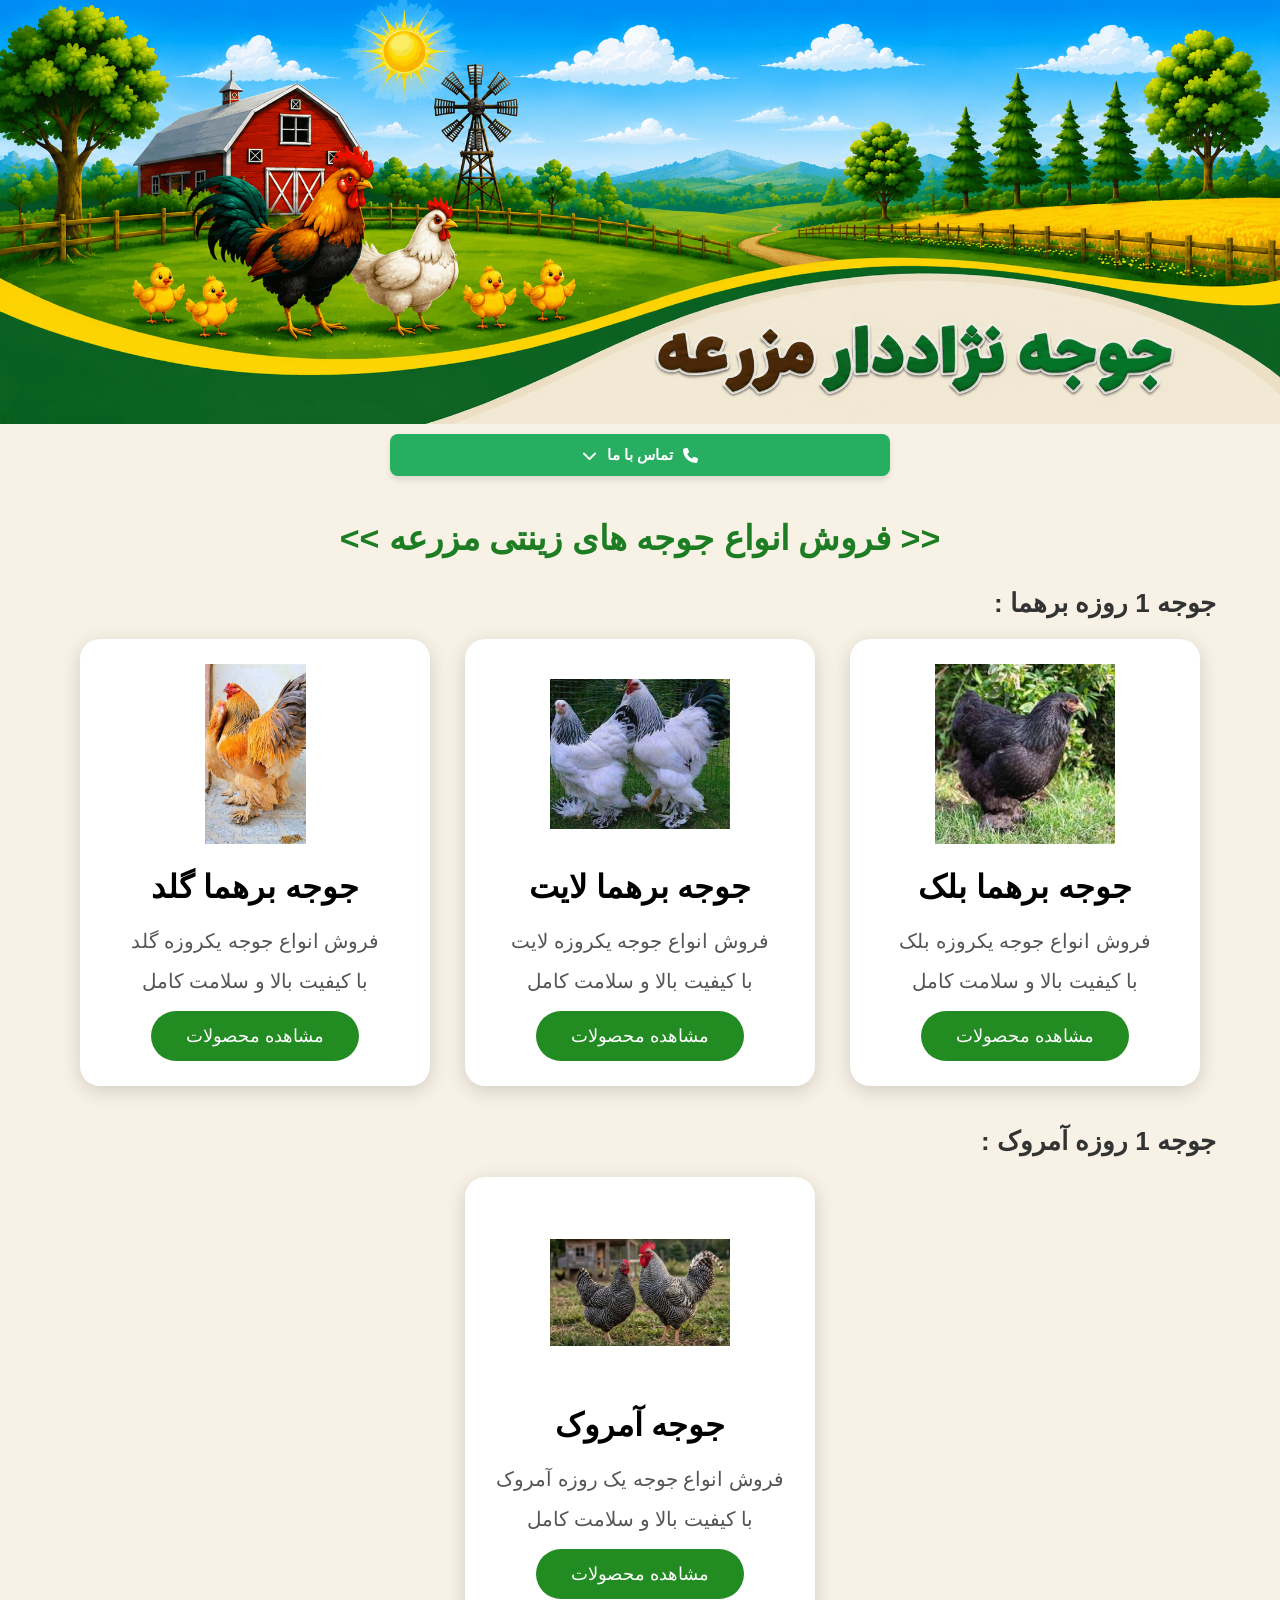
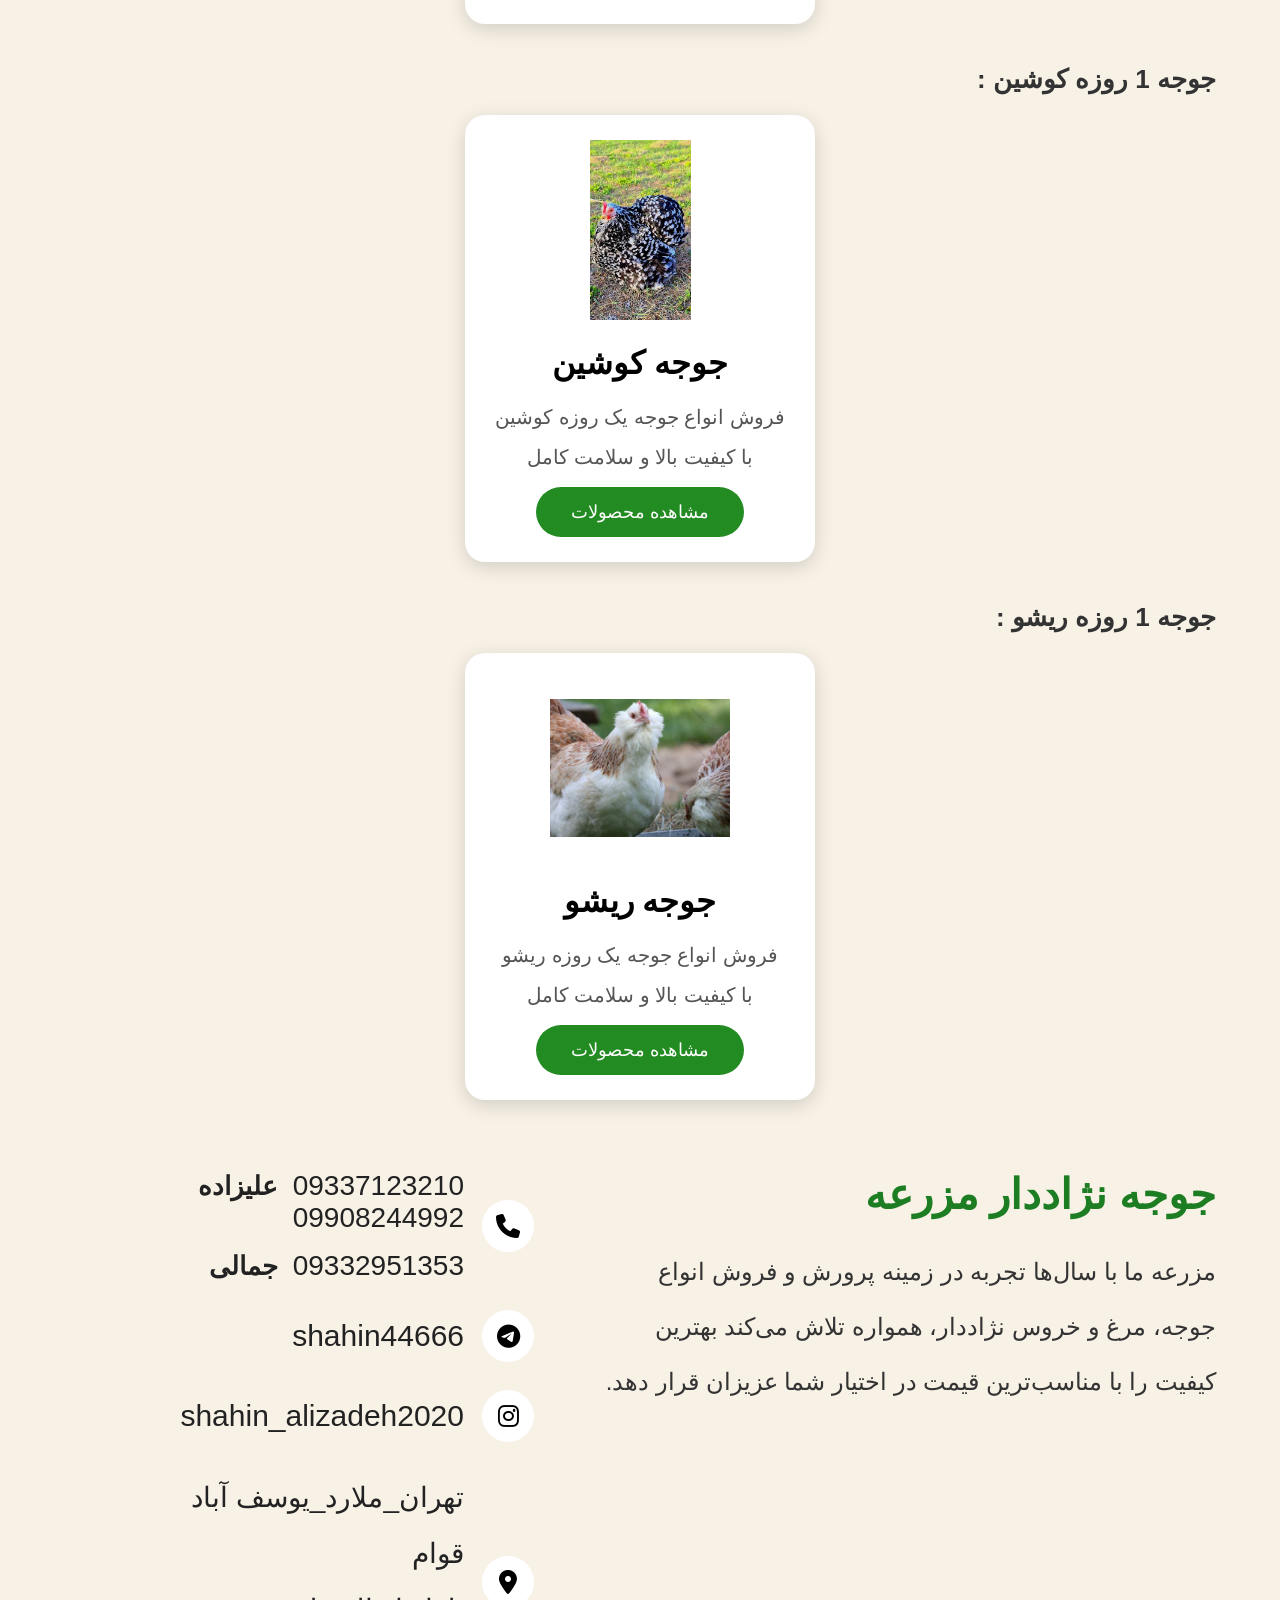
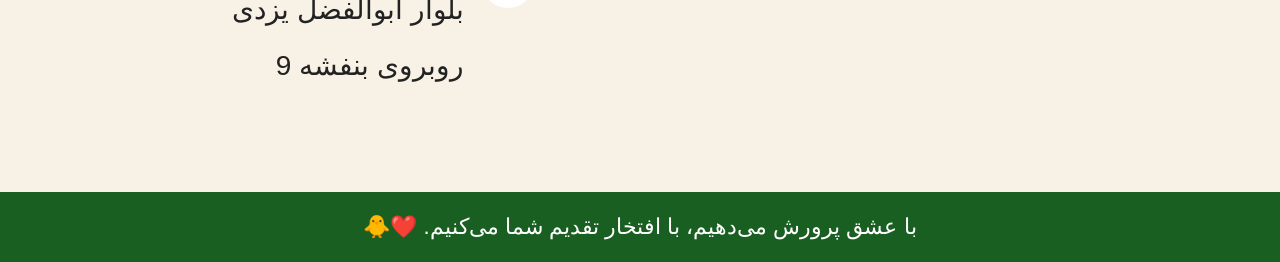
<file: index.html>
<!DOCTYPE html>
<html lang="fa" dir="rtl">
<head>
<meta name="google-site-verification" content="AtJ6-kgDgQ9RclwihIl-k_8BZb899VeCd2lOw82n4Rw" />
<meta charset="UTF-8">
<meta name="viewport" content="width=device-width, initial-scale=1.0">
<title>جوجه نژاددار مزرعه</title>
<meta name="description" content="پرورش و فروش انواع جوجه نژاددار و مرغ و خروس نژاددار برهما لایت، بلک، گلد، سیاه و طلایی.">
<meta name="keywords" content="جوجه برهما, جوجه برهما لایت, جوجه برهما بلک, جوجه برهما گلد, جوجه برهما سیاه, جوجه برهما طلایی, مرغ و خروس نژاددار, مرغ نژاددار, خروس نژاددار, مرغ برهما, خروس برهما, جوجه زینتی, جوجه نژاددار">
<link rel="icon" type="image/png" href="images/favicon.png">
<link rel="stylesheet" href="https://cdnjs.cloudflare.com/ajax/libs/font-awesome/6.7.2/css/all.min.css">
<link rel="stylesheet" href="css/style.css">
</head>
<body>

<header>
<img src="images/header.png" alt="جوجه نژاددار مزرعه" fetchpriority="high">
</header> 

<!-- دکمه کرکره‌ای تماس با ما -->
<div class="header-contact-container">
  <button class="contact-toggle-btn" onclick="toggleContactDropdown(this)">
    <i class="fa-solid fa-phone"></i>
    <span>تماس با ما</span>
    <i class="fa-solid fa-chevron-down arrow-icon"></i>
  </button>
  
  <div class="contact-dropdown-content" id="contactDropdown">
    <div class="dropdown-phone-box">
      <div class="dropdown-name">علیزاده:</div>
      <div class="dropdown-numbers">
        <a href="tel:09337123210">09337123210</a>
        <a href="tel:09908244992">09908244992</a>
      </div>
    </div>
  </div>
</div>

<!-- بخش عناوین -->
<section class="titles-section">
  <h1 class="page-main-title">&lt;&lt; فروش انواع جوجه های زینتی مزرعه &gt;&gt;</h1>
  <h2 class="category-title">جوجه 1 روزه برهما :</h2>
</section>

<!-- کارت‌های برهما -->
<section class="cards">

<div class="card">
<img src="images/black.png" alt="جوجه برهما بلک" loading="lazy">
<h2>جوجه برهما بلک</h2>
<p>فروش انواع جوجه یکروزه بلک<br>با کیفیت بالا و سلامت کامل</p>
<a href="brahma-black.html">
  <button>مشاهده محصولات</button>
</a>
</div>

<div class="card">
<img src="images/light.png" alt="جوجه برهما لایت" loading="lazy">
<h2>جوجه برهما لایت</h2>
<p>فروش انواع جوجه یکروزه لایت<br>با کیفیت بالا و سلامت کامل</p>
<a href="brahma-light.html">
  <button>مشاهده محصولات</button>
</a>
</div>

<div class="card">
<img src="images/gold.png" alt="جوجه برهما گلد" loading="lazy">
<h2>جوجه برهما گلد</h2>
<p>فروش انواع جوجه یکروزه گلد<br>با کیفیت بالا و سلامت کامل</p>
<a href="brahma-gold.html">
  <button>مشاهده محصولات</button>
</a>
</div>

</section>

<!-- بخش کارت آمروک -->
<section class="titles-section">
  <h2 class="category-title">جوجه 1 روزه آمروک :</h2>
</section>

<section class="cards">

<div class="card">
<img src="images/amrock.png" alt="جوجه آمروک" loading="lazy">
<h2>جوجه آمروک</h2>
<p>فروش انواع جوجه یک روزه آمروک<br>با کیفیت بالا و سلامت کامل</p>
<a href="amrock.html">
  <button>مشاهده محصولات</button>
</a>
</div>

</section>

<!-- بخش کارت کوشین -->
<section class="titles-section">
  <h2 class="category-title">جوجه 1 روزه کوشین :</h2>
</section>

<section class="cards">

<div class="card">
<img src="images/cochin.png" alt="جوجه کوشین" loading="lazy">
<h2>جوجه کوشین</h2>
<p>فروش انواع جوجه یک روزه کوشین<br>با کیفیت بالا و سلامت کامل</p>
<a href="cochin.html">
  <button>مشاهده محصولات</button>
</a>
</div>

</section>

<!-- بخش کارت ریشو -->
<section class="titles-section">
  <h2 class="category-title">جوجه 1 روزه ریشو :</h2>
</section>

<section class="cards">

<div class="card">
<img src="images/rishoo.png" alt="جوجه ریشو" loading="lazy">
<h2>جوجه ریشو</h2>
<p>فروش انواع جوجه یک روزه ریشو<br>با کیفیت بالا و سلامت کامل</p>
<a href="rishoo.html">
  <button>مشاهده محصولات</button>
</a>
</div>

</section>

<!-- بخش درباره ما و تماس -->
<section class="about-contact">

<div class="about">
<h2>جوجه نژاددار مزرعه</h2>
<p>
مزرعه ما با سال‌ها تجربه در زمینه پرورش و فروش انواع جوجه، مرغ و خروس نژاددار،
همواره تلاش می‌کند بهترین کیفیت را با مناسب‌ترین قیمت در اختیار شما عزیزان قرار دهد.
</p>
</div>

<div class="contact">

<div class="contact-item contact-item-phone">

    <div class="icon">
        <i class="fa-solid fa-phone"></i>
    </div>

    <div class="phone-box">

        <!-- بخش شماره‌های علیزاده -->
        <div class="phone-section">
            <div class="phone-row">
                <span class="phone-number ltr">09337123210</span>
                <span class="phone-name">علیزاده</span>
            </div>

            <div class="phone-row">
                <span class="phone-number ltr">09908244992</span>
            </div>
        </div>

        <!-- خط جداکننده مشکی -->
        <div class="phone-divider"></div>

        <!-- بخش شماره جمالی -->
        <div class="phone-section">
            <div class="phone-row">
                <span class="phone-number ltr">09332951353</span>
                <span class="phone-name">جمالی</span>
            </div>
        </div>

    </div>

</div>

<div class="contact-item">
<div class="icon"><i class="fa-brands fa-telegram"></i></div>
<span class="ltr">shahin44666</span>
</div>

<div class="contact-item">
<div class="icon"><i class="fa-brands fa-instagram"></i></div>
<span class="ltr">shahin_alizadeh2020</span>
</div>

<div class="contact-item">
<div class="icon"><i class="fa-solid fa-location-dot"></i></div>
<span class="address">
تهران_ملارد_یوسف آباد قوام<br>
بلوار ابوالفضل یزدی  روبروی بنفشه 9
</span>
</div>

</div>

</section>

<footer>
<p>با عشق پرورش می‌دهیم، با افتخار تقدیم شما می‌کنیم. ❤️🐥</p>
</footer>

<!-- اسکریپت فعال‌سازی دکمه کرکره‌ای -->
<script>
function toggleContactDropdown(btn) {
  btn.classList.toggle('active');
  const content = document.getElementById('contactDropdown');
  content.classList.toggle('open');
}
</script>

</body>
</html>
</file>
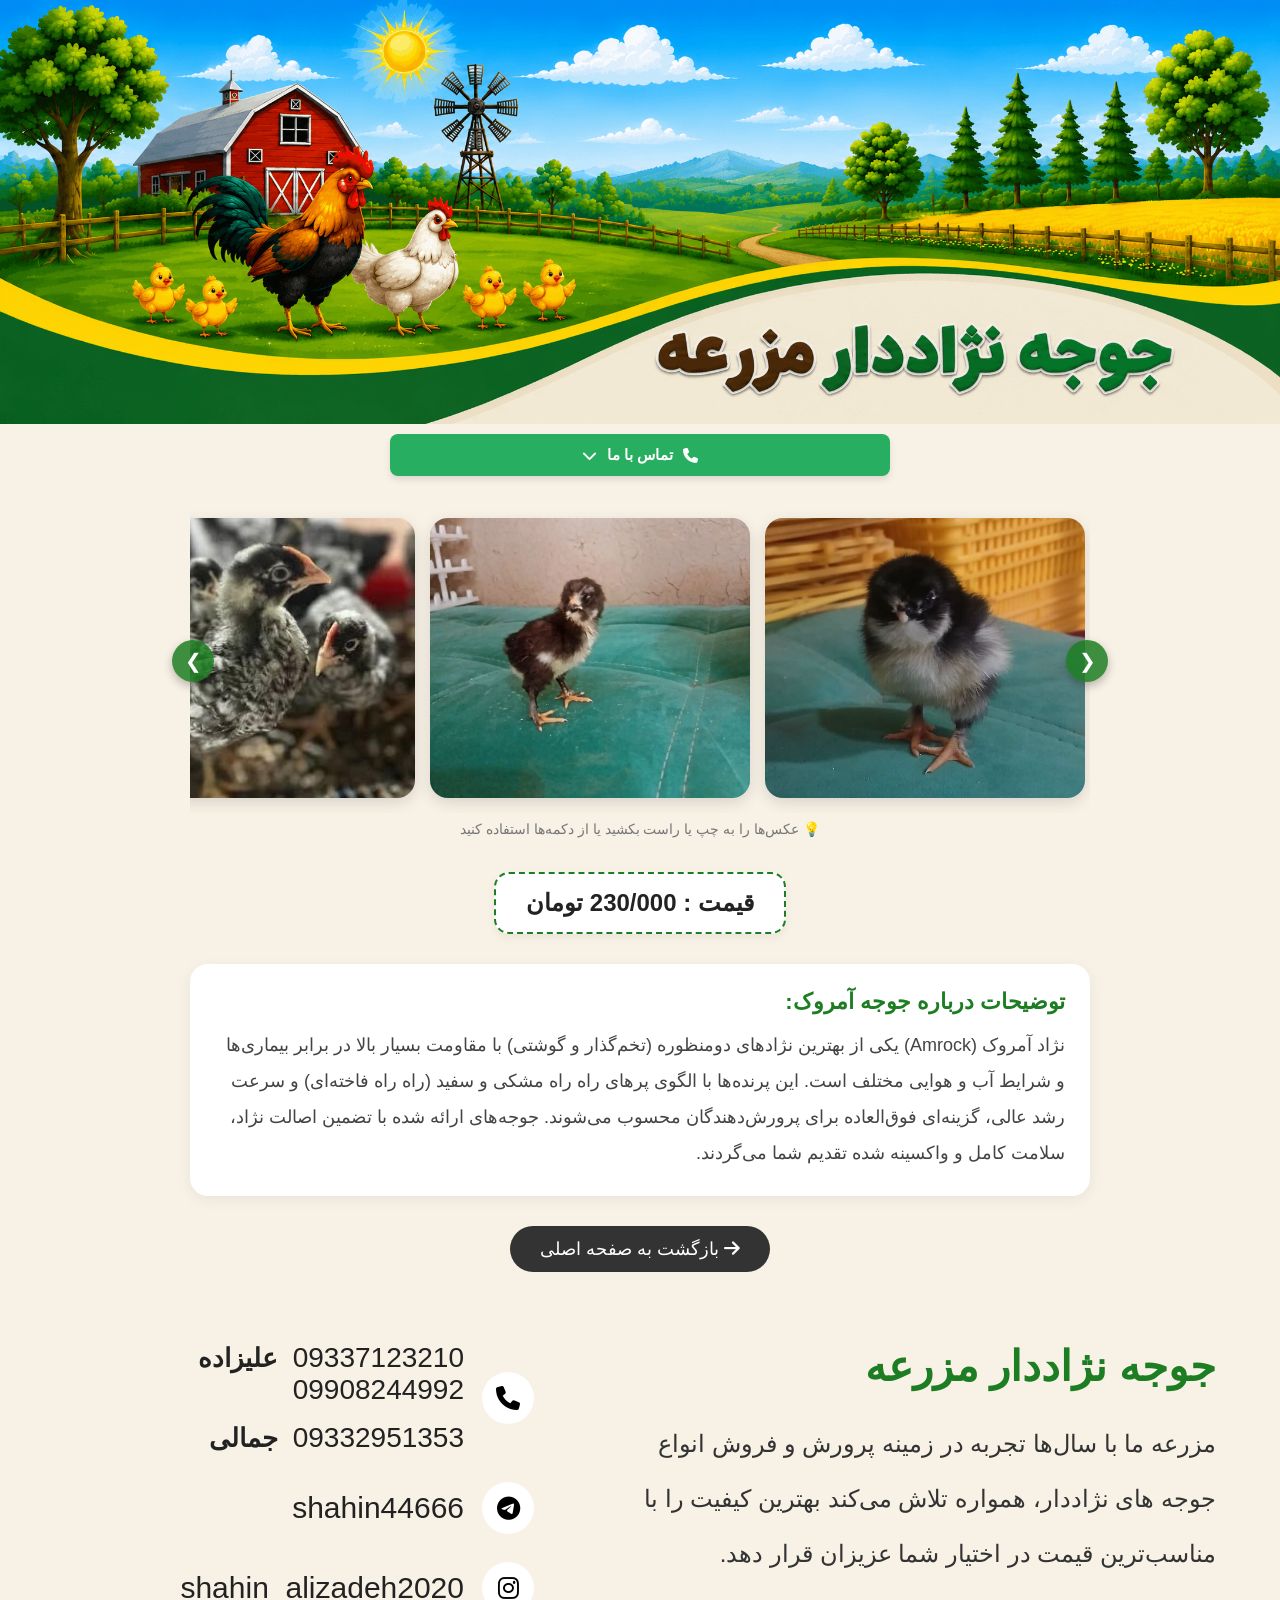
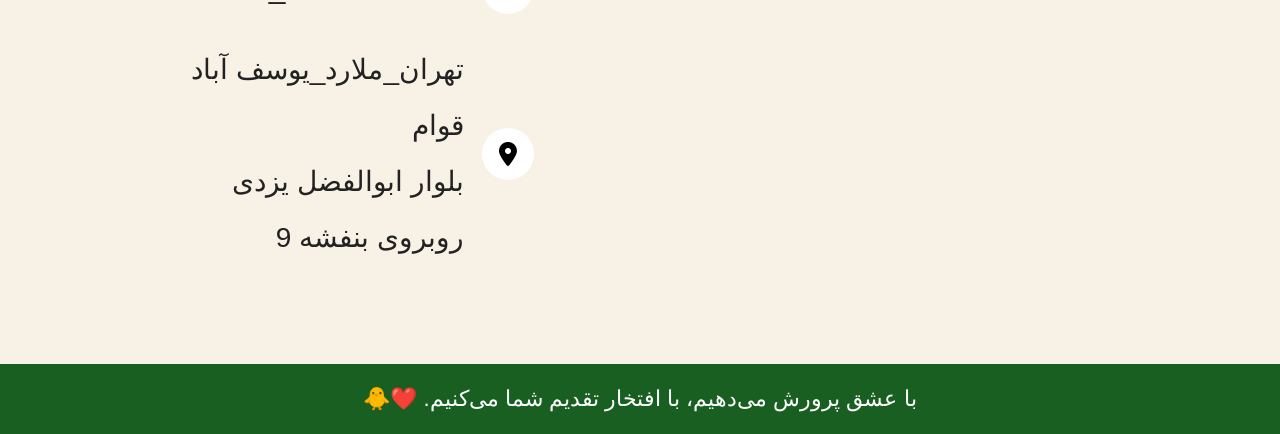
<file: amrock.html>
<!DOCTYPE html>
<html lang="fa" dir="rtl">
<head>
<meta charset="UTF-8">
<meta name="viewport" content="width=device-width, initial-scale=1.0">
<title>جوجه آمروک - جوجه نژاددار مزرعه</title>
<link rel="icon" type="image/png" href="images/favicon.png">
<link rel="stylesheet" href="https://cdnjs.cloudflare.com/ajax/libs/font-awesome/6.7.2/css/all.min.css">
<link rel="stylesheet" href="css/style.css">
</head>
<body>

<!-- هدر ثابت -->
<header>
  <a href="index.html"><img src="images/header.png" alt="جوجه نژاددار مزرعه"></a>
</header>

<!-- دکمه کرکره‌ای تماس با ما -->
<div class="header-contact-container">
  <button class="contact-toggle-btn" onclick="toggleContactDropdown(this)">
    <i class="fa-solid fa-phone"></i>
    <span>تماس با ما</span>
    <i class="fa-solid fa-chevron-down arrow-icon"></i>
  </button>
  
  <div class="contact-dropdown-content" id="contactDropdown">
    <div class="dropdown-phone-box">
      <div class="dropdown-name">علیزاده:</div>
      <div class="dropdown-numbers">
        <a href="tel:09337123210">09337123210</a>
        <a href="tel:09908244992">09908244992</a>
      </div>
    </div>
  </div>
</div>

<main class="product-page">

  <!-- گالری عکس جوجه‌ها -->
  <section class="gallery-container">
    <div class="slider-wrapper">
      <button class="slider-btn prev-btn" onclick="scrollSlider(this, 300)">&#10094;</button>
      
      <div class="instagram-slider">
        <img src="images/amrook-chick1.png" alt="جوجه آمروک 1">
        <img src="images/amrook-chick2.png" alt="جوجه آمروک 2">
        <img src="images/amrook-chick3.png" alt="جوجه آمروک 3">
        <img src="images/amrook-chick4.png" alt="جوجه آمروک 4">
        <img src="images/amrook-chick5.png" alt="جوجه آمروک 5">
        <!-- <img src="images/amrook-chick6.png" alt="جوجه آمروک 6">
        <img src="images/amrook-chick7.png" alt="جوجه آمروک 7"> -->
      </div>

      <button class="slider-btn next-btn" onclick="scrollSlider(this, -300)">&#10095;</button>
    </div>
    <p class="slider-hint">💡 عکس‌ها را به چپ یا راست بکشید یا از دکمه‌ها استفاده کنید</p>
  </section>

  <!-- قیمت زیر عکس جوجه‌ها -->
  <div class="price-box">
    <span class="price-amount">قیمت : 230/000 تومان</span>
  </div>

  <!-- توضیحات کوتاه محصول -->
  <section class="product-description">
    <h3>توضیحات درباره جوجه آمروک:</h3>
    <p>
      نژاد آمروک (Amrock) یکی از بهترین نژادهای دومنظوره (تخم‌گذار و گوشتی) با مقاومت بسیار بالا در برابر بیماری‌ها و شرایط آب و هوایی مختلف است. 
      این پرنده‌ها با الگوی پرهای راه راه مشکی و سفید (راه راه فاخته‌ای) و سرعت رشد عالی، گزینه‌ای فوق‌العاده برای پرورش‌دهندگان محسوب می‌شوند. 
      جوجه‌های ارائه شده با تضمین اصالت نژاد، سلامت کامل و واکسینه شده تقدیم شما می‌گردند.
    </p>
  </section>

  <!-- دکمه بازگشت به صفحه اصلی -->
  <div class="back-btn-container">
    <a href="index.html" class="back-btn"><i class="fa-solid fa-arrow-right"></i> بازگشت به صفحه اصلی</a>
  </div>

</main>

<!-- بخش درباره ما و تماس -->
<section class="about-contact">

<div class="about">
<h2>جوجه نژاددار مزرعه</h2>
<p>
مزرعه ما با سال‌ها تجربه در زمینه پرورش و فروش انواع جوجه های نژاددار،
همواره تلاش می‌کند بهترین کیفیت را با مناسب‌ترین قیمت در اختیار شما عزیزان قرار دهد.
</p>
</div>

<div class="contact">

<div class="contact-item contact-item-phone">
    <div class="icon">
        <i class="fa-solid fa-phone"></i>
    </div>
    <div class="phone-box">
        <!-- بخش شماره‌های علیزاده -->
        <div class="phone-section">
            <div class="phone-row">
                <span class="phone-number ltr">09337123210</span>
                <span class="phone-name">علیزاده</span>
            </div>
            <div class="phone-row">
                <span class="phone-number ltr">09908244992</span>
            </div>
        </div>

        <!-- خط جداکننده مشکی -->
        <div class="phone-divider"></div>

        <!-- بخش شماره جمالی -->
        <div class="phone-section">
            <div class="phone-row">
                <span class="phone-number ltr">09332951353</span>
                <span class="phone-name">جمالی</span>
            </div>
        </div>
    </div>
</div>

<div class="contact-item">
<div class="icon"><i class="fa-brands fa-telegram"></i></div>
<span class="ltr">shahin44666</span>
</div>

<div class="contact-item">
<div class="icon"><i class="fa-brands fa-instagram"></i></div>
<span class="ltr">shahin_alizadeh2020</span>
</div>

<div class="contact-item">
<div class="icon"><i class="fa-solid fa-location-dot"></i></div>
<span class="address">
تهران_ملارد_یوسف آباد قوام<br>
بلوار ابوالفضل یزدی  روبروی بنفشه 9
</span>
</div>

</div>

</section>

<footer>
<p>با عشق پرورش می‌دهیم، با افتخار تقدیم شما می‌کنیم. ❤️🐥</p>
</footer>

<script>
function scrollSlider(btn, distance) {
  const wrapper = btn.parentElement;
  const slider = wrapper.querySelector('.instagram-slider');
  slider.scrollBy({
    left: distance,
    behavior: 'smooth'
  });
}

/* اسکریپت فعال‌سازی دکمه کرکره‌ای تماس با ما */
function toggleContactDropdown(btn) {
  btn.classList.toggle('active');
  const content = document.getElementById('contactDropdown');
  content.classList.toggle('open');
}
</script>

</body>
</html>
</file>
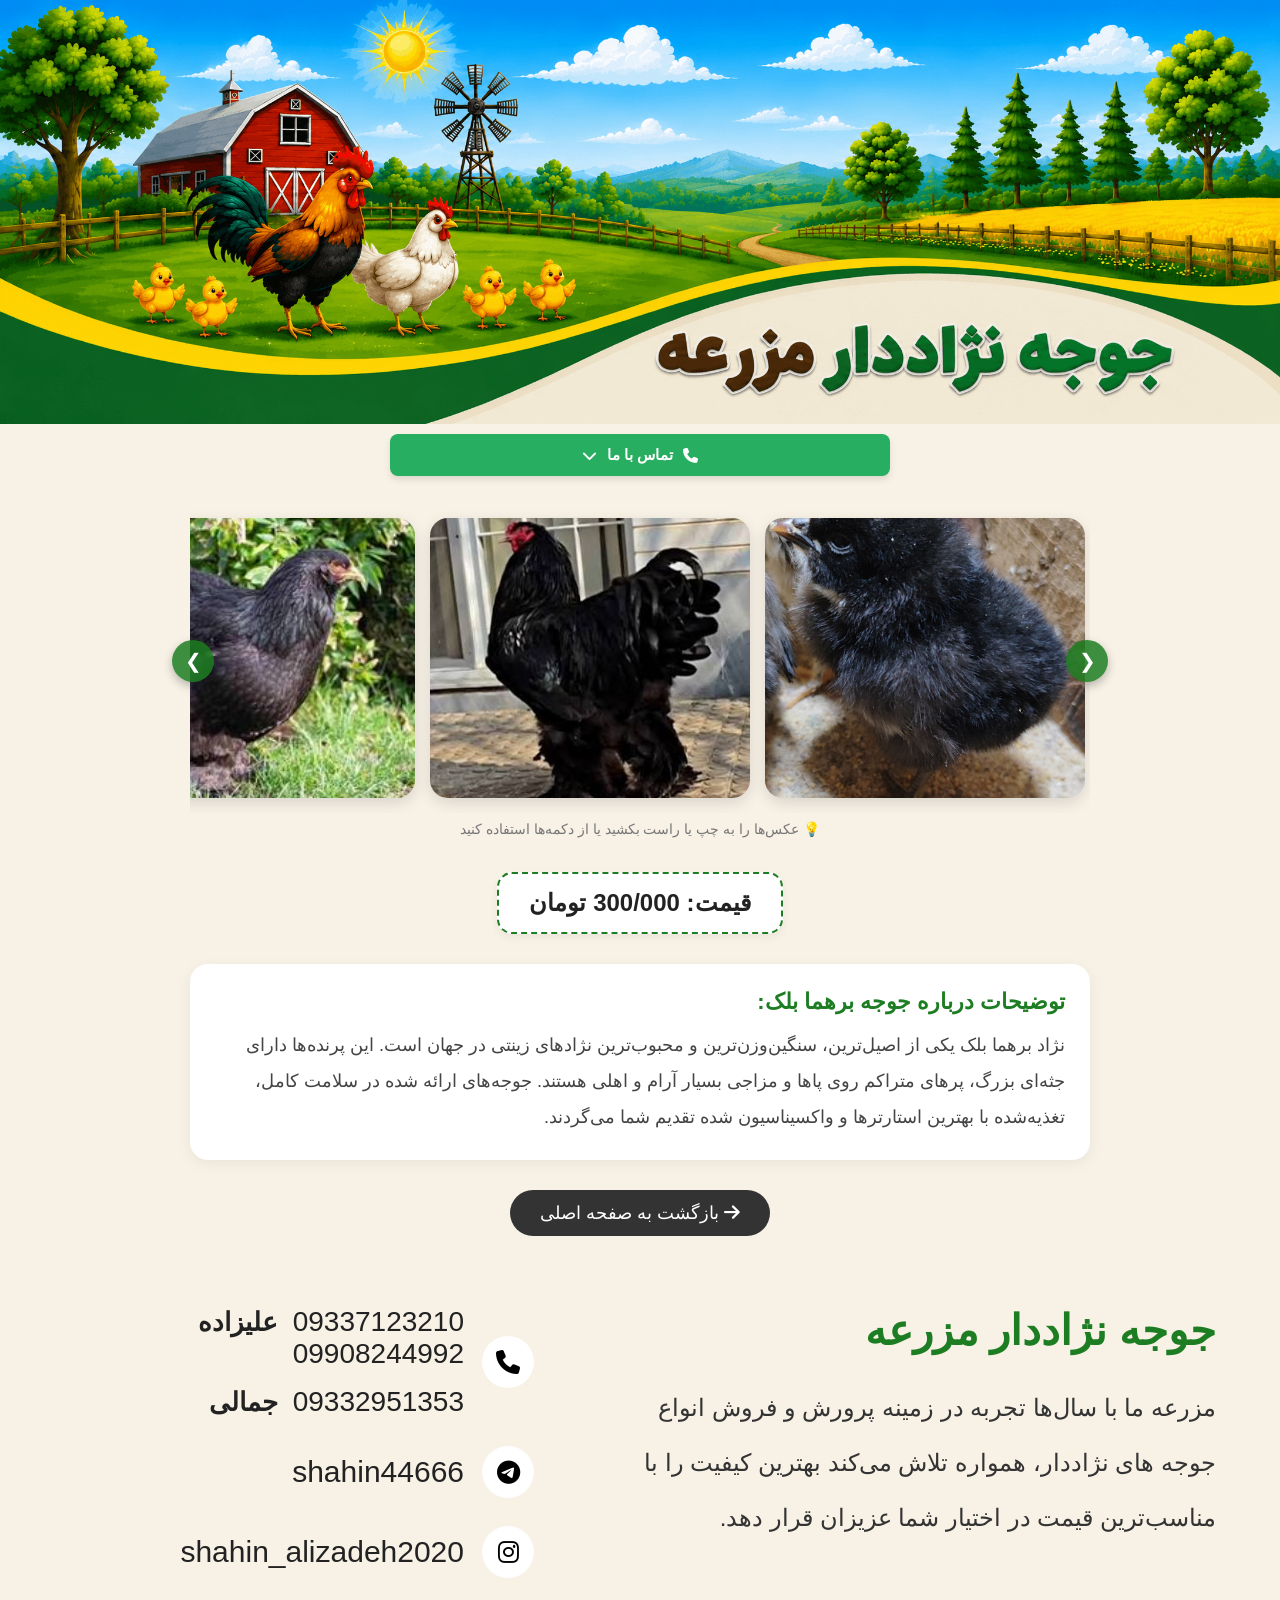
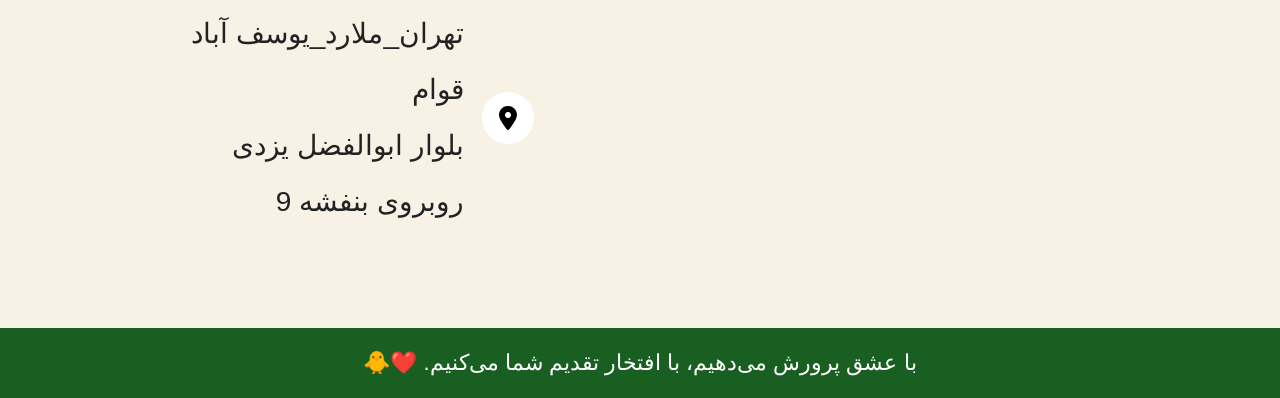
<file: brahma-black.html>
<!DOCTYPE html>
<html lang="fa" dir="rtl">
<head>
<meta charset="UTF-8">
<meta name="viewport" content="width=device-width, initial-scale=1.0">
<title>جوجه برهما بلک - جوجه نژاددار مزرعه</title>
<link rel="icon" type="image/png" href="images/favicon.png">
<link rel="stylesheet" href="https://cdnjs.cloudflare.com/ajax/libs/font-awesome/6.7.2/css/all.min.css">
<link rel="stylesheet" href="css/style.css">
</head>
<body>

<!-- هدر ثابت -->
<header>
  <a href="index.html"><img src="images/header.png" alt="جوجه نژاددار مزرعه"></a>
</header>

<!-- دکمه کرکره‌ای تماس با ما -->
<div class="header-contact-container">
  <button class="contact-toggle-btn" onclick="toggleContactDropdown(this)">
    <i class="fa-solid fa-phone"></i>
    <span>تماس با ما</span>
    <i class="fa-solid fa-chevron-down arrow-icon"></i>
  </button>
  
  <div class="contact-dropdown-content" id="contactDropdown">
    <div class="dropdown-phone-box">
      <div class="dropdown-name">علیزاده:</div>
      <div class="dropdown-numbers">
        <a href="tel:09337123210">09337123210</a>
        <a href="tel:09908244992">09908244992</a>
      </div>
    </div>
  </div>
</div>

<main class="product-page">

  <!-- گالری عکس جوجه‌ها -->
  <section class="gallery-container">
    <div class="slider-wrapper">
      <button class="slider-btn prev-btn" onclick="scrollSlider(this, 300)">&#10094;</button>
      
      <div class="instagram-slider">
        <img src="images/black-chick1.png" alt="جوجه برهما بلک 1">
        <img src="images/black-chick2.png" alt="جوجه برهما بلک 2">
        <img src="images/black-chick3.png" alt="جوجه برهما بلک 3">
        <!-- <img src="images/black-chick4.png" alt="جوجه برهما بلک 4">
        <img src="images/black-chick5.png" alt="جوجه برهما بلک 5">
        <img src="images/black-chick6.png" alt="جوجه برهما بلک 6">
        <img src="images/black-chick7.png" alt="جوجه برهما بلک 7"> -->
      </div>

      <button class="slider-btn next-btn" onclick="scrollSlider(this, -300)">&#10095;</button>
    </div>
    <p class="slider-hint">💡 عکس‌ها را به چپ یا راست بکشید یا از دکمه‌ها استفاده کنید</p>
  </section>

  <!-- قیمت زیر عکس جوجه‌ها -->
  <div class="price-box">
    <span class="price-amount">قیمت: 300/000 تومان</span>
  </div>

  <!-- توضیحات کوتاه محصول -->
  <section class="product-description">
    <h3>توضیحات درباره جوجه برهما بلک:</h3>
    <p>
      نژاد برهما بلک یکی از اصیل‌ترین، سنگین‌وزن‌ترین و محبوب‌ترین نژادهای زینتی در جهان است. 
      این پرنده‌ها دارای جثه‌ای بزرگ، پرهای متراکم روی پاها و مزاجی بسیار آرام و اهلی هستند. 
      جوجه‌های ارائه شده در سلامت کامل، تغذیه‌شده با بهترین استارترها و واکسیناسیون شده تقدیم شما می‌گردند.
    </p>
  </section>

  <!-- دکمه بازگشت به صفحه اصلی -->
  <div class="back-btn-container">
    <a href="index.html" class="back-btn"><i class="fa-solid fa-arrow-right"></i> بازگشت به صفحه اصلی</a>
  </div>

</main>

<!-- بخش درباره ما و تماس -->
<section class="about-contact">

<div class="about">
<h2>جوجه نژاددار مزرعه</h2>
<p>
مزرعه ما با سال‌ها تجربه در زمینه پرورش و فروش انواع جوجه های نژاددار،
همواره تلاش می‌کند بهترین کیفیت را با مناسب‌ترین قیمت در اختیار شما عزیزان قرار دهد.
</p>
</div>

<div class="contact">

<div class="contact-item contact-item-phone">
    <div class="icon">
        <i class="fa-solid fa-phone"></i>
    </div>
    <div class="phone-box">
        <!-- بخش شماره‌های علیزاده -->
        <div class="phone-section">
            <div class="phone-row">
                <span class="phone-number ltr">09337123210</span>
                <span class="phone-name">علیزاده</span>
            </div>
            <div class="phone-row">
                <span class="phone-number ltr">09908244992</span>
            </div>
        </div>

        <!-- خط جداکننده مشکی -->
        <div class="phone-divider"></div>

        <!-- بخش شماره جمالی -->
        <div class="phone-section">
            <div class="phone-row">
                <span class="phone-number ltr">09332951353</span>
                <span class="phone-name">جمالی</span>
            </div>
        </div>
    </div>
</div>

<div class="contact-item">
<div class="icon"><i class="fa-brands fa-telegram"></i></div>
<span class="ltr">shahin44666</span>
</div>

<div class="contact-item">
<div class="icon"><i class="fa-brands fa-instagram"></i></div>
<span class="ltr">shahin_alizadeh2020</span>
</div>

<div class="contact-item">
<div class="icon"><i class="fa-solid fa-location-dot"></i></div>
<span class="address">
تهران_ملارد_یوسف آباد قوام<br>
بلوار ابوالفضل یزدی  روبروی بنفشه 9
</span>
</div>

</div>

</section>

<footer>
<p>با عشق پرورش می‌دهیم، با افتخار تقدیم شما می‌کنیم. ❤️🐥</p>
</footer>

<script>
function scrollSlider(btn, distance) {
  const wrapper = btn.parentElement;
  const slider = wrapper.querySelector('.instagram-slider');
  slider.scrollBy({
    left: distance,
    behavior: 'smooth'
  });
}

/* اسکریپت فعال‌سازی دکمه کرکره‌ای تماس با ما */
function toggleContactDropdown(btn) {
  btn.classList.toggle('active');
  const content = document.getElementById('contactDropdown');
  content.classList.toggle('open');
}
</script>

</body>
</html>
</file>
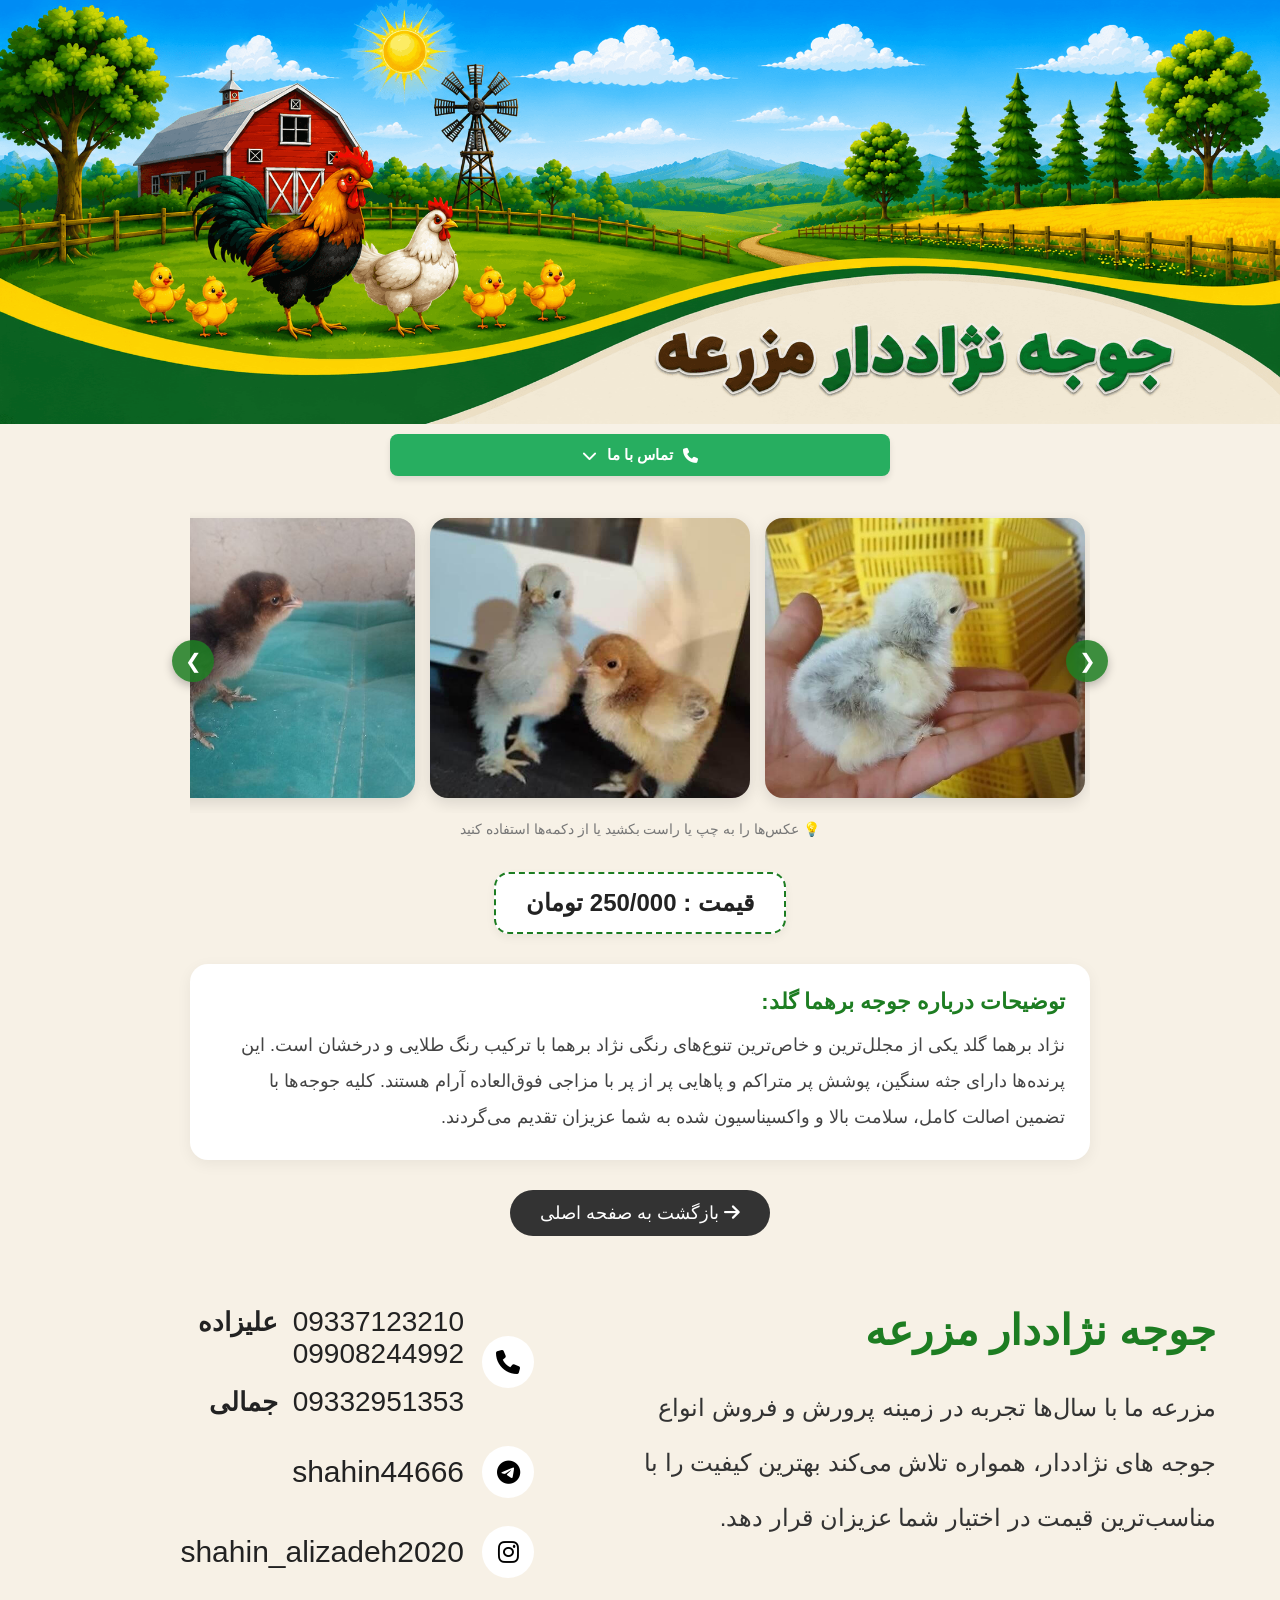
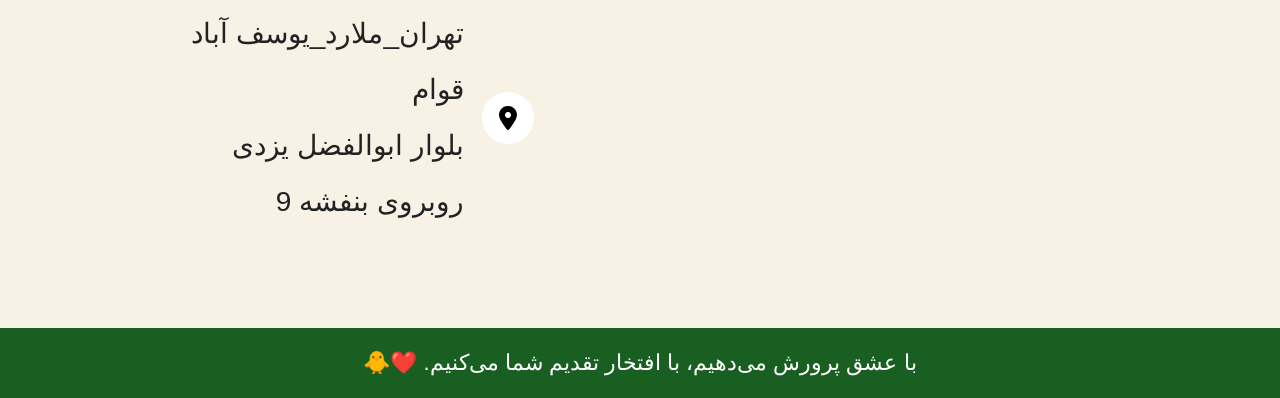
<file: brahma-gold.html>
<!DOCTYPE html>
<html lang="fa" dir="rtl">
<head>
<meta charset="UTF-8">
<meta name="viewport" content="width=device-width, initial-scale=1.0">
<title>جوجه برهما گلد - جوجه نژاددار مزرعه</title>
<link rel="icon" type="image/png" href="images/favicon.png">
<link rel="stylesheet" href="https://cdnjs.cloudflare.com/ajax/libs/font-awesome/6.7.2/css/all.min.css">
<link rel="stylesheet" href="css/style.css">
</head>
<body>

<!-- هدر ثابت -->
<header>
  <a href="index.html"><img src="images/header.png" alt="جوجه نژاددار مزرعه"></a>
</header>

<!-- دکمه کرکره‌ای تماس با ما -->
<div class="header-contact-container">
  <button class="contact-toggle-btn" onclick="toggleContactDropdown(this)">
    <i class="fa-solid fa-phone"></i>
    <span>تماس با ما</span>
    <i class="fa-solid fa-chevron-down arrow-icon"></i>
  </button>
  
  <div class="contact-dropdown-content" id="contactDropdown">
    <div class="dropdown-phone-box">
      <div class="dropdown-name">علیزاده:</div>
      <div class="dropdown-numbers">
        <a href="tel:09337123210">09337123210</a>
        <a href="tel:09908244992">09908244992</a>
      </div>
    </div>
  </div>
</div>

<main class="product-page">

  <!-- گالری عکس جوجه‌ها -->
  <section class="gallery-container">
    <div class="slider-wrapper">
      <button class="slider-btn prev-btn" onclick="scrollSlider(this, 300)">&#10094;</button>
      
      <div class="instagram-slider">
        <img src="images/gold-chick1.png" alt="جوجه برهما گلد 1">
        <img src="images/gold-chick2.png" alt="جوجه برهما گلد 2">
        <img src="images/gold-chick3.png" alt="جوجه برهما گلد 3">
        <img src="images/gold-chick4.png" alt="جوجه برهما گلد 4">
        <img src="images/gold-chick5.png" alt="جوجه برهما گلد 5">
        <!-- <img src="images/gold-chick6.png" alt="جوجه برهما گلد 6">
        <img src="images/gold-chick7.png" alt="جوجه برهما گلد 7"> -->
      </div>

      <button class="slider-btn next-btn" onclick="scrollSlider(this, -300)">&#10095;</button>
    </div>
    <p class="slider-hint">💡 عکس‌ها را به چپ یا راست بکشید یا از دکمه‌ها استفاده کنید</p>
  </section>

  <!-- قیمت زیر عکس جوجه‌ها -->
  <div class="price-box">
    <span class="price-amount">قیمت : 250/000 تومان</span>
  </div>

  <!-- توضیحات کوتاه محصول -->
  <section class="product-description">
    <h3>توضیحات درباره جوجه برهما گلد:</h3>
    <p>
      نژاد برهما گلد یکی از مجلل‌ترین و خاص‌ترین تنوع‌های رنگی نژاد برهما با ترکیب رنگ طلایی و درخشان است. 
      این پرنده‌ها دارای جثه سنگین، پوشش پر متراکم و پاهایی پر از پر با مزاجی فوق‌العاده آرام هستند. 
      کلیه جوجه‌ها با تضمین اصالت کامل، سلامت بالا و واکسیناسیون شده به شما عزیزان تقدیم می‌گردند.
    </p>
  </section>

  <!-- دکمه بازگشت به صفحه اصلی -->
  <div class="back-btn-container">
    <a href="index.html" class="back-btn"><i class="fa-solid fa-arrow-right"></i> بازگشت به صفحه اصلی</a>
  </div>

</main>

<!-- بخش درباره ما و تماس -->
<section class="about-contact">

<div class="about">
<h2>جوجه نژاددار مزرعه</h2>
<p>
مزرعه ما با سال‌ها تجربه در زمینه پرورش و فروش انواع جوجه های نژاددار،
همواره تلاش می‌کند بهترین کیفیت را با مناسب‌ترین قیمت در اختیار شما عزیزان قرار دهد.
</p>
</div>

<div class="contact">

<div class="contact-item contact-item-phone">
    <div class="icon">
        <i class="fa-solid fa-phone"></i>
    </div>
    <div class="phone-box">
        <!-- بخش شماره‌های علیزاده -->
        <div class="phone-section">
            <div class="phone-row">
                <span class="phone-number ltr">09337123210</span>
                <span class="phone-name">علیزاده</span>
            </div>
            <div class="phone-row">
                <span class="phone-number ltr">09908244992</span>
            </div>
        </div>

        <!-- خط جداکننده مشکی -->
        <div class="phone-divider"></div>

        <!-- بخش شماره جمالی -->
        <div class="phone-section">
            <div class="phone-row">
                <span class="phone-number ltr">09332951353</span>
                <span class="phone-name">جمالی</span>
            </div>
        </div>
    </div>
</div>

<div class="contact-item">
<div class="icon"><i class="fa-brands fa-telegram"></i></div>
<span class="ltr">shahin44666</span>
</div>

<div class="contact-item">
<div class="icon"><i class="fa-brands fa-instagram"></i></div>
<span class="ltr">shahin_alizadeh2020</span>
</div>

<div class="contact-item">
<div class="icon"><i class="fa-solid fa-location-dot"></i></div>
<span class="address">
تهران_ملارد_یوسف آباد قوام<br>
بلوار ابوالفضل یزدی  روبروی بنفشه 9
</span>
</div>

</div>

</section>

<footer>
<p>با عشق پرورش می‌دهیم، با افتخار تقدیم شما می‌کنیم. ❤️🐥</p>
</footer>

<script>
function scrollSlider(btn, distance) {
  const wrapper = btn.parentElement;
  const slider = wrapper.querySelector('.instagram-slider');
  slider.scrollBy({
    left: distance,
    behavior: 'smooth'
  });
}

/* اسکریپت فعال‌سازی دکمه کرکره‌ای تماس با ما */
function toggleContactDropdown(btn) {
  btn.classList.toggle('active');
  const content = document.getElementById('contactDropdown');
  content.classList.toggle('open');
}
</script>

</body>
</html>
</file>
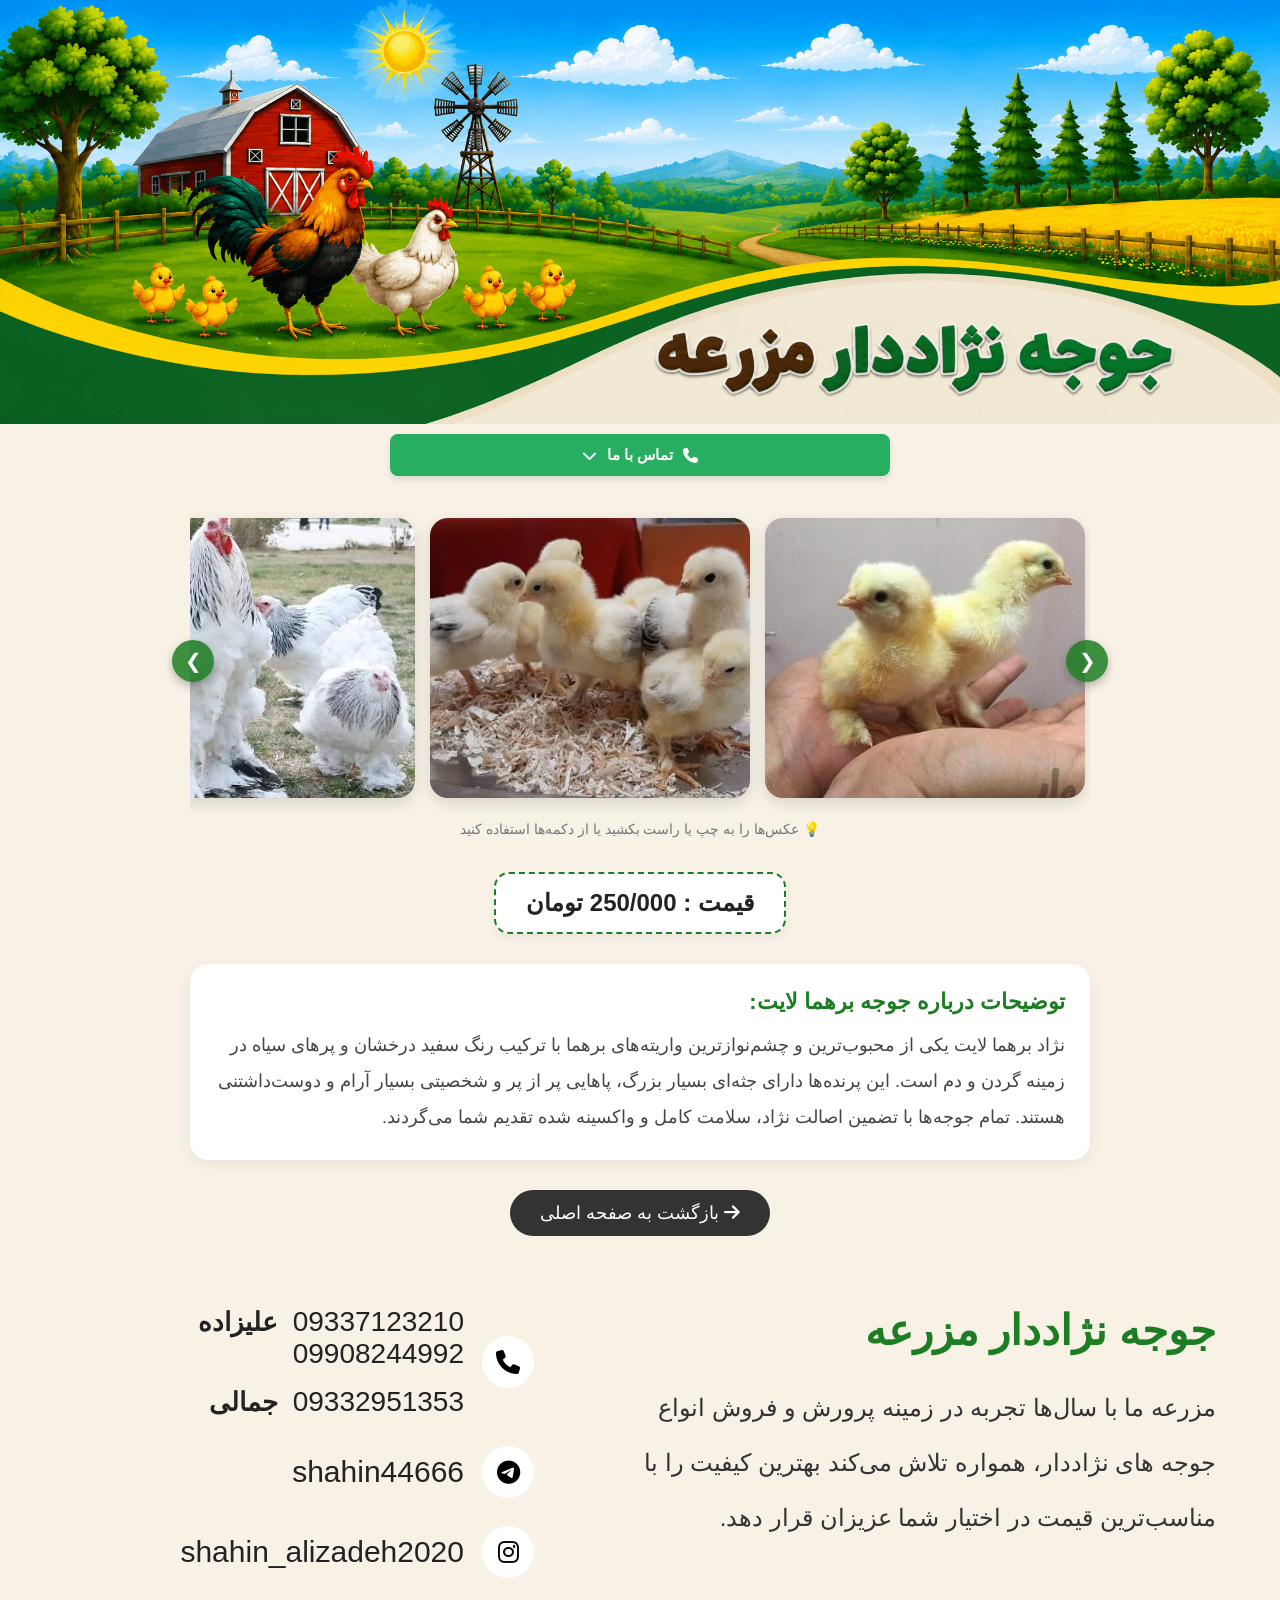
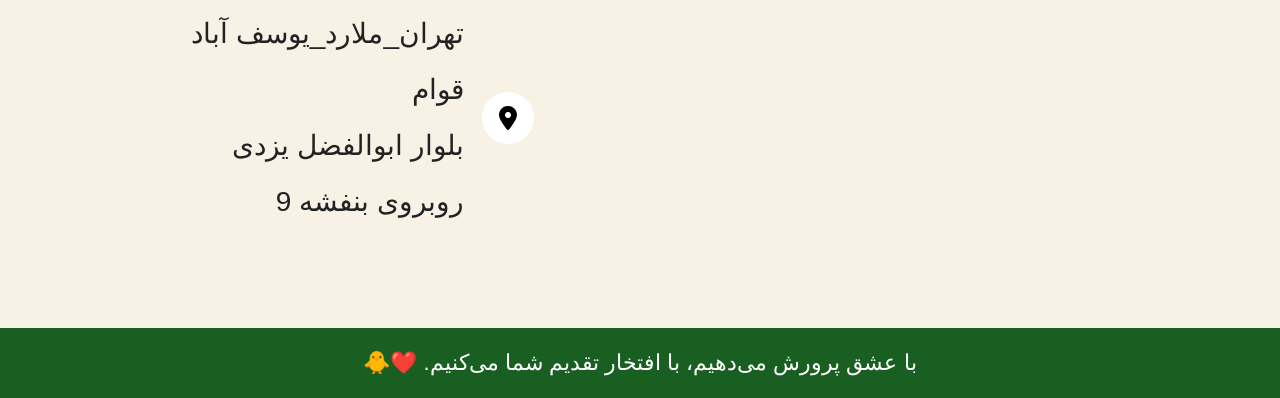
<file: brahma-light.html>
<!DOCTYPE html>
<html lang="fa" dir="rtl">
<head>
<meta charset="UTF-8">
<meta name="viewport" content="width=device-width, initial-scale=1.0">
<title>جوجه برهما لایت - جوجه نژاددار مزرعه</title>
<link rel="icon" type="image/png" href="images/favicon.png">
<link rel="stylesheet" href="https://cdnjs.cloudflare.com/ajax/libs/font-awesome/6.7.2/css/all.min.css">
<link rel="stylesheet" href="css/style.css">
</head>
<body>

<!-- هدر ثابت -->
<header>
  <a href="index.html"><img src="images/header.png" alt="جوجه نژاددار مزرعه"></a>
</header>

<!-- دکمه کرکره‌ای تماس با ما -->
<div class="header-contact-container">
  <button class="contact-toggle-btn" onclick="toggleContactDropdown(this)">
    <i class="fa-solid fa-phone"></i>
    <span>تماس با ما</span>
    <i class="fa-solid fa-chevron-down arrow-icon"></i>
  </button>
  
  <div class="contact-dropdown-content" id="contactDropdown">
    <div class="dropdown-phone-box">
      <div class="dropdown-name">علیزاده:</div>
      <div class="dropdown-numbers">
        <a href="tel:09337123210">09337123210</a>
        <a href="tel:09908244992">09908244992</a>
      </div>
    </div>
  </div>
</div>

<main class="product-page">

  <!-- گالری عکس جوجه‌ها -->
  <section class="gallery-container">
    <div class="slider-wrapper">
      <button class="slider-btn prev-btn" onclick="scrollSlider(this, 300)">&#10094;</button>
      
      <div class="instagram-slider">
        <img src="images/light-chick1.png" alt="جوجه برهما لایت 1">
        <img src="images/light-chick2.png" alt="جوجه برهما لایت 2">
        <img src="images/light-chick3.png" alt="جوجه برهما لایت 3">
        <img src="images/light-chick4.png" alt="جوجه برهما لایت 4">
        <img src="images/light-chick5.png" alt="جوجه برهما لایت 5">
        <img src="images/light-chick6.png" alt="جوجه برهما لایت 6">
        <!-- <img src="images/light-chick7.png" alt="جوجه برهما لایت 7"> -->
      </div>

      <button class="slider-btn next-btn" onclick="scrollSlider(this, -300)">&#10095;</button>
    </div>
    <p class="slider-hint">💡 عکس‌ها را به چپ یا راست بکشید یا از دکمه‌ها استفاده کنید</p>
  </section>

  <!-- قیمت زیر عکس جوجه‌ها -->
  <div class="price-box">
    <span class="price-amount">قیمت : 250/000 تومان</span>
  </div>

  <!-- توضیحات کوتاه محصول -->
  <section class="product-description">
    <h3>توضیحات درباره جوجه برهما لایت:</h3>
    <p>
      نژاد برهما لایت یکی از محبوب‌ترین و چشم‌نوازترین واریته‌های برهما با ترکیب رنگ سفید درخشان و پرهای سیاه در زمینه گردن و دم است. 
      این پرنده‌ها دارای جثه‌ای بسیار بزرگ، پاهایی پر از پر و شخصیتی بسیار آرام و دوست‌داشتنی هستند. 
      تمام جوجه‌ها با تضمین اصالت نژاد، سلامت کامل و واکسینه شده تقدیم شما می‌گردند.
    </p>
  </section>

  <!-- دکمه بازگشت به صفحه اصلی -->
  <div class="back-btn-container">
    <a href="index.html" class="back-btn"><i class="fa-solid fa-arrow-right"></i> بازگشت به صفحه اصلی</a>
  </div>

</main>

<!-- بخش درباره ما و تماس -->
<section class="about-contact">

<div class="about">
<h2>جوجه نژاددار مزرعه</h2>
<p>
مزرعه ما با سال‌ها تجربه در زمینه پرورش و فروش انواع جوجه های نژاددار،
همواره تلاش می‌کند بهترین کیفیت را با مناسب‌ترین قیمت در اختیار شما عزیزان قرار دهد.
</p>
</div>

<div class="contact">

<div class="contact-item contact-item-phone">
    <div class="icon">
        <i class="fa-solid fa-phone"></i>
    </div>
    <div class="phone-box">
        <!-- بخش شماره‌های علیزاده -->
        <div class="phone-section">
            <div class="phone-row">
                <span class="phone-number ltr">09337123210</span>
                <span class="phone-name">علیزاده</span>
            </div>
            <div class="phone-row">
                <span class="phone-number ltr">09908244992</span>
            </div>
        </div>

        <!-- خط جداکننده مشکی -->
        <div class="phone-divider"></div>

        <!-- بخش شماره جمالی -->
        <div class="phone-section">
            <div class="phone-row">
                <span class="phone-number ltr">09332951353</span>
                <span class="phone-name">جمالی</span>
            </div>
        </div>
    </div>
</div>

<div class="contact-item">
<div class="icon"><i class="fa-brands fa-telegram"></i></div>
<span class="ltr">shahin44666</span>
</div>

<div class="contact-item">
<div class="icon"><i class="fa-brands fa-instagram"></i></div>
<span class="ltr">shahin_alizadeh2020</span>
</div>

<div class="contact-item">
<div class="icon"><i class="fa-solid fa-location-dot"></i></div>
<span class="address">
تهران_ملارد_یوسف آباد قوام<br>
بلوار ابوالفضل یزدی  روبروی بنفشه 9
</span>
</div>

</div>

</section>

<footer>
<p>با عشق پرورش می‌دهیم، با افتخار تقدیم شما می‌کنیم. ❤️🐥</p>
</footer>

<script>
function scrollSlider(btn, distance) {
  const wrapper = btn.parentElement;
  const slider = wrapper.querySelector('.instagram-slider');
  slider.scrollBy({
    left: distance,
    behavior: 'smooth'
  });
}

/* اسکریپت فعال‌سازی دکمه کرکره‌ای تماس با ما */
function toggleContactDropdown(btn) {
  btn.classList.toggle('active');
  const content = document.getElementById('contactDropdown');
  content.classList.toggle('open');
}
</script>

</body>
</html>
</file>
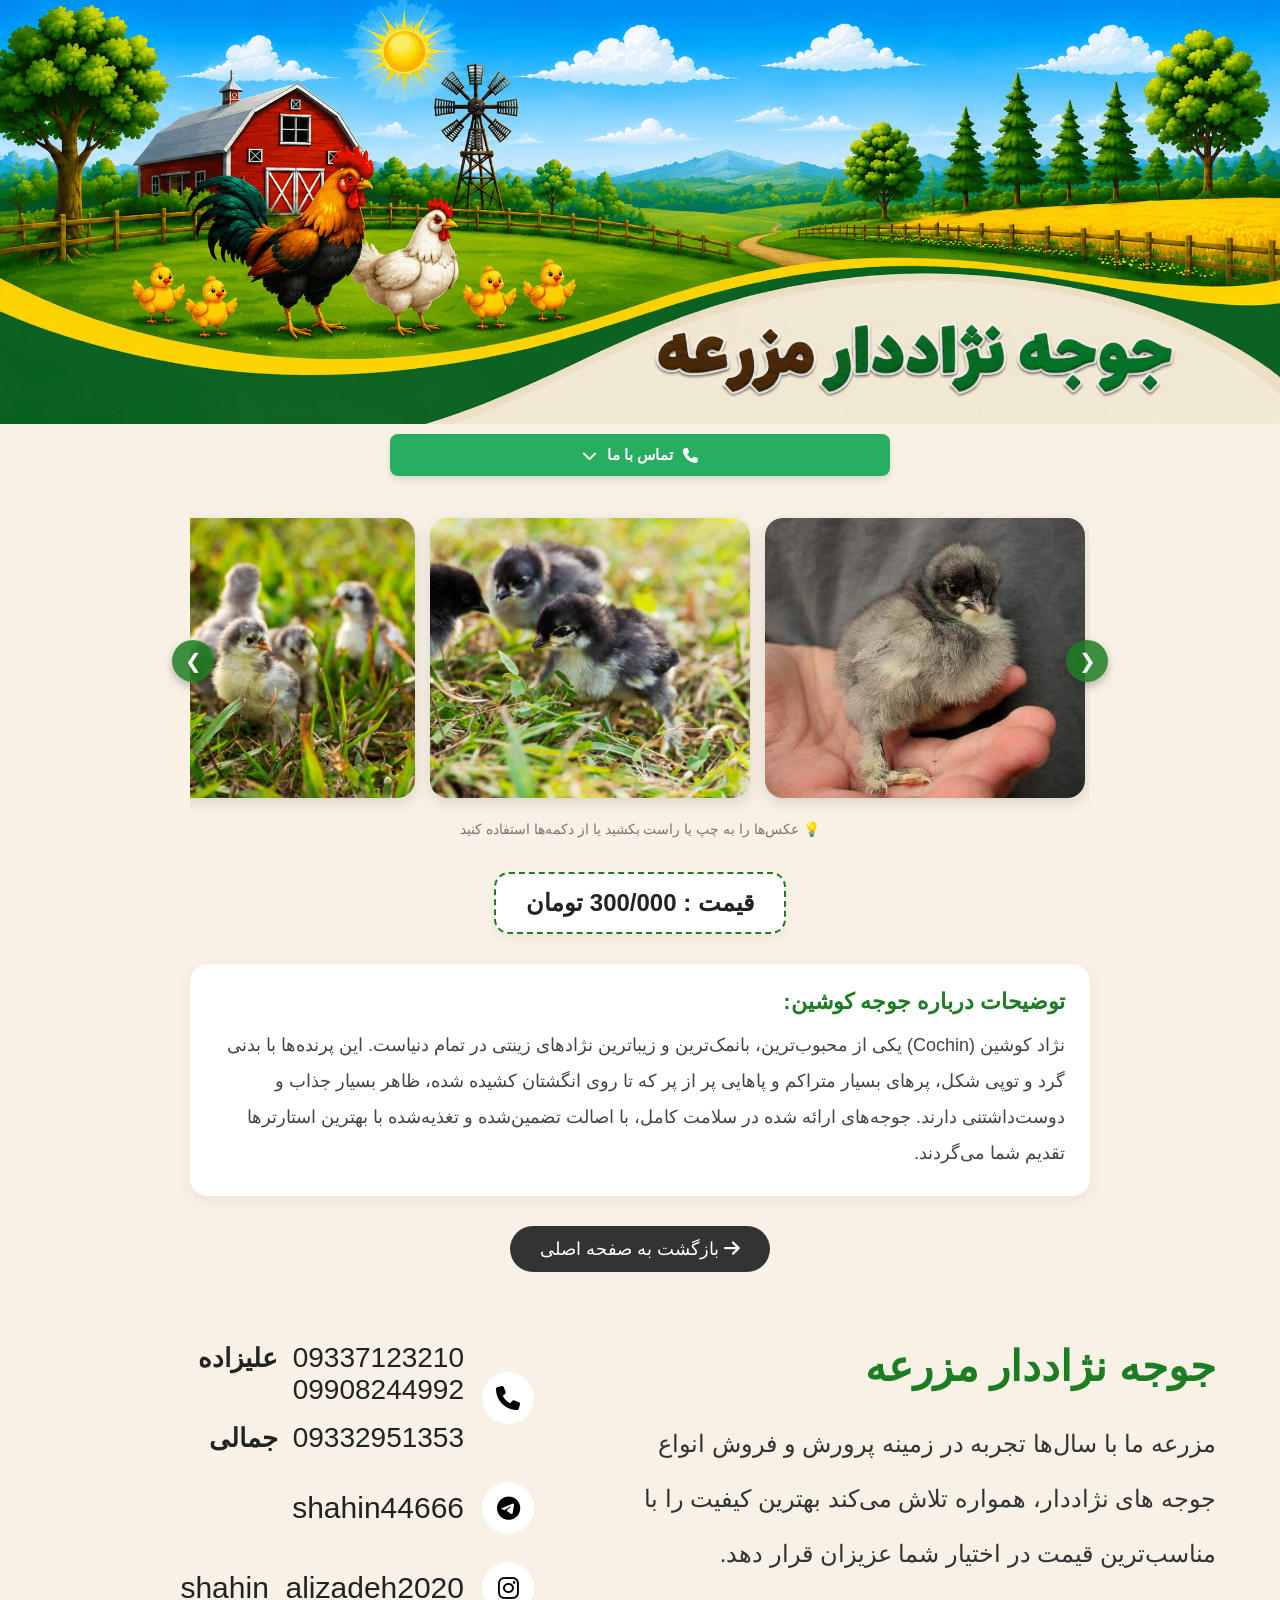
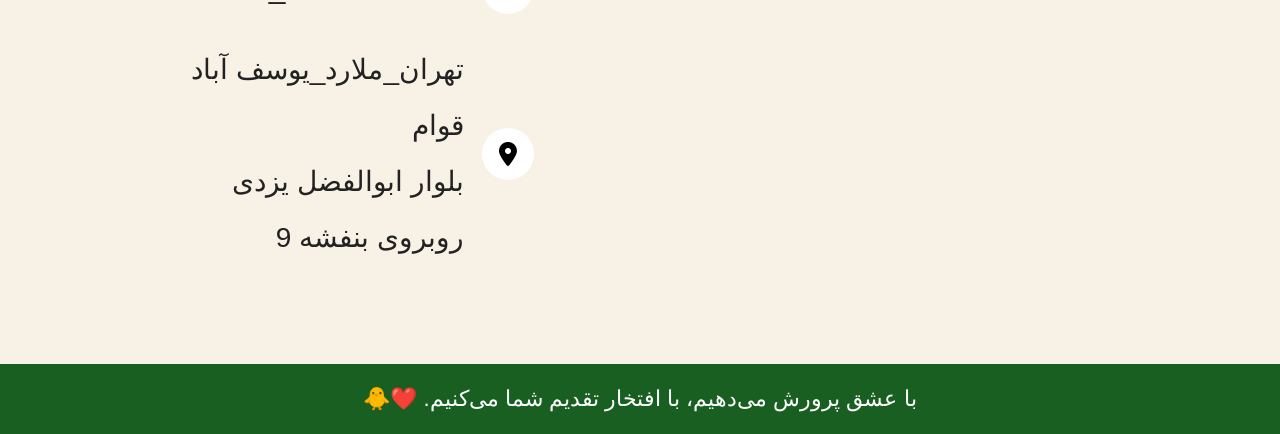
<file: cochin.html>
<!DOCTYPE html>
<html lang="fa" dir="rtl">
<head>
<meta charset="UTF-8">
<meta name="viewport" content="width=device-width, initial-scale=1.0">
<title>جوجه کوشین - جوجه نژاددار مزرعه</title>
<link rel="icon" type="image/png" href="images/favicon.png">
<link rel="stylesheet" href="https://cdnjs.cloudflare.com/ajax/libs/font-awesome/6.7.2/css/all.min.css">
<link rel="stylesheet" href="css/style.css">
</head>
<body>

<!-- هدر ثابت -->
<header>
  <a href="index.html"><img src="images/header.png" alt="جوجه نژاددار مزرعه"></a>
</header>

<!-- دکمه کرکره‌ای تماس با ما -->
<div class="header-contact-container">
  <button class="contact-toggle-btn" onclick="toggleContactDropdown(this)">
    <i class="fa-solid fa-phone"></i>
    <span>تماس با ما</span>
    <i class="fa-solid fa-chevron-down arrow-icon"></i>
  </button>
  
  <div class="contact-dropdown-content" id="contactDropdown">
    <div class="dropdown-phone-box">
      <div class="dropdown-name">علیزاده:</div>
      <div class="dropdown-numbers">
        <a href="tel:09337123210">09337123210</a>
        <a href="tel:09908244992">09908244992</a>
      </div>
    </div>
  </div>
</div>

<main class="product-page">

  <!-- گالری عکس جوجه‌ها -->
  <section class="gallery-container">
    <div class="slider-wrapper">
      <button class="slider-btn prev-btn" onclick="scrollSlider(this, 300)">&#10094;</button>
      
      <div class="instagram-slider">
        <img src="images/cochin-chick1.png" alt="جوجه کوشین 1">
        <img src="images/cochin-chick2.png" alt="جوجه کوشین 2">
        <img src="images/cochin-chick3.png" alt="جوجه کوشین 3">
        <img src="images/cochin-chick4.png" alt="جوجه کوشین 4">
        <img src="images/cochin-chick5.png" alt="جوجه کوشین 5">
        <!-- <img src="images/cochin-chick6.png" alt="جوجه کوشین 6">
        <img src="images/cochin-chick7.png" alt="جوجه کوشین 7"> -->
      </div>

      <button class="slider-btn next-btn" onclick="scrollSlider(this, -300)">&#10095;</button>
    </div>
    <p class="slider-hint">💡 عکس‌ها را به چپ یا راست بکشید یا از دکمه‌ها استفاده کنید</p>
  </section>

  <!-- قیمت زیر عکس جوجه‌ها -->
  <div class="price-box">
    <span class="price-amount">قیمت : 300/000 تومان</span>
  </div>

  <!-- توضیحات کوتاه محصول -->
  <section class="product-description">
    <h3>توضیحات درباره جوجه کوشین:</h3>
    <p>
      نژاد کوشین (Cochin) یکی از محبوب‌ترین، بانمک‌ترین و زیباترین نژادهای زینتی در تمام دنیاست. 
      این پرنده‌ها با بدنی گرد و توپی شکل، پرهای بسیار متراکم و پاهایی پر از پر که تا روی انگشتان کشیده شده، ظاهر بسیار جذاب و دوست‌داشتنی دارند. 
      جوجه‌های ارائه شده در سلامت کامل، با اصالت تضمین‌شده و تغذیه‌شده با بهترین استارترها تقدیم شما می‌گردند.
    </p>
  </section>

  <!-- دکمه بازگشت به صفحه اصلی -->
  <div class="back-btn-container">
    <a href="index.html" class="back-btn"><i class="fa-solid fa-arrow-right"></i> بازگشت به صفحه اصلی</a>
  </div>

</main>

<!-- بخش درباره ما و تماس -->
<section class="about-contact">

<div class="about">
<h2>جوجه نژاددار مزرعه</h2>
<p>
مزرعه ما با سال‌ها تجربه در زمینه پرورش و فروش انواع جوجه های نژاددار،
همواره تلاش می‌کند بهترین کیفیت را با مناسب‌ترین قیمت در اختیار شما عزیزان قرار دهد.
</p>
</div>

<div class="contact">

<div class="contact-item contact-item-phone">
    <div class="icon">
        <i class="fa-solid fa-phone"></i>
    </div>
    <div class="phone-box">
        <!-- بخش شماره‌های علیزاده -->
        <div class="phone-section">
            <div class="phone-row">
                <span class="phone-number ltr">09337123210</span>
                <span class="phone-name">علیزاده</span>
            </div>
            <div class="phone-row">
                <span class="phone-number ltr">09908244992</span>
            </div>
        </div>

        <!-- خط جداکننده مشکی -->
        <div class="phone-divider"></div>

        <!-- بخش شماره جمالی -->
        <div class="phone-section">
            <div class="phone-row">
                <span class="phone-number ltr">09332951353</span>
                <span class="phone-name">جمالی</span>
            </div>
        </div>
    </div>
</div>

<div class="contact-item">
<div class="icon"><i class="fa-brands fa-telegram"></i></div>
<span class="ltr">shahin44666</span>
</div>

<div class="contact-item">
<div class="icon"><i class="fa-brands fa-instagram"></i></div>
<span class="ltr">shahin_alizadeh2020</span>
</div>

<div class="contact-item">
<div class="icon"><i class="fa-solid fa-location-dot"></i></div>
<span class="address">
تهران_ملارد_یوسف آباد قوام<br>
بلوار ابوالفضل یزدی  روبروی بنفشه 9
</span>
</div>

</div>

</section>

<footer>
<p>با عشق پرورش می‌دهیم، با افتخار تقدیم شما می‌کنیم. ❤️🐥</p>
</footer>

<script>
function scrollSlider(btn, distance) {
  const wrapper = btn.parentElement;
  const slider = wrapper.querySelector('.instagram-slider');
  slider.scrollBy({
    left: distance,
    behavior: 'smooth'
  });
}

/* اسکریپت فعال‌سازی دکمه کرکره‌ای تماس با ما */
function toggleContactDropdown(btn) {
  btn.classList.toggle('active');
  const content = document.getElementById('contactDropdown');
  content.classList.toggle('open');
}
</script>

</body>
</html>
</file>
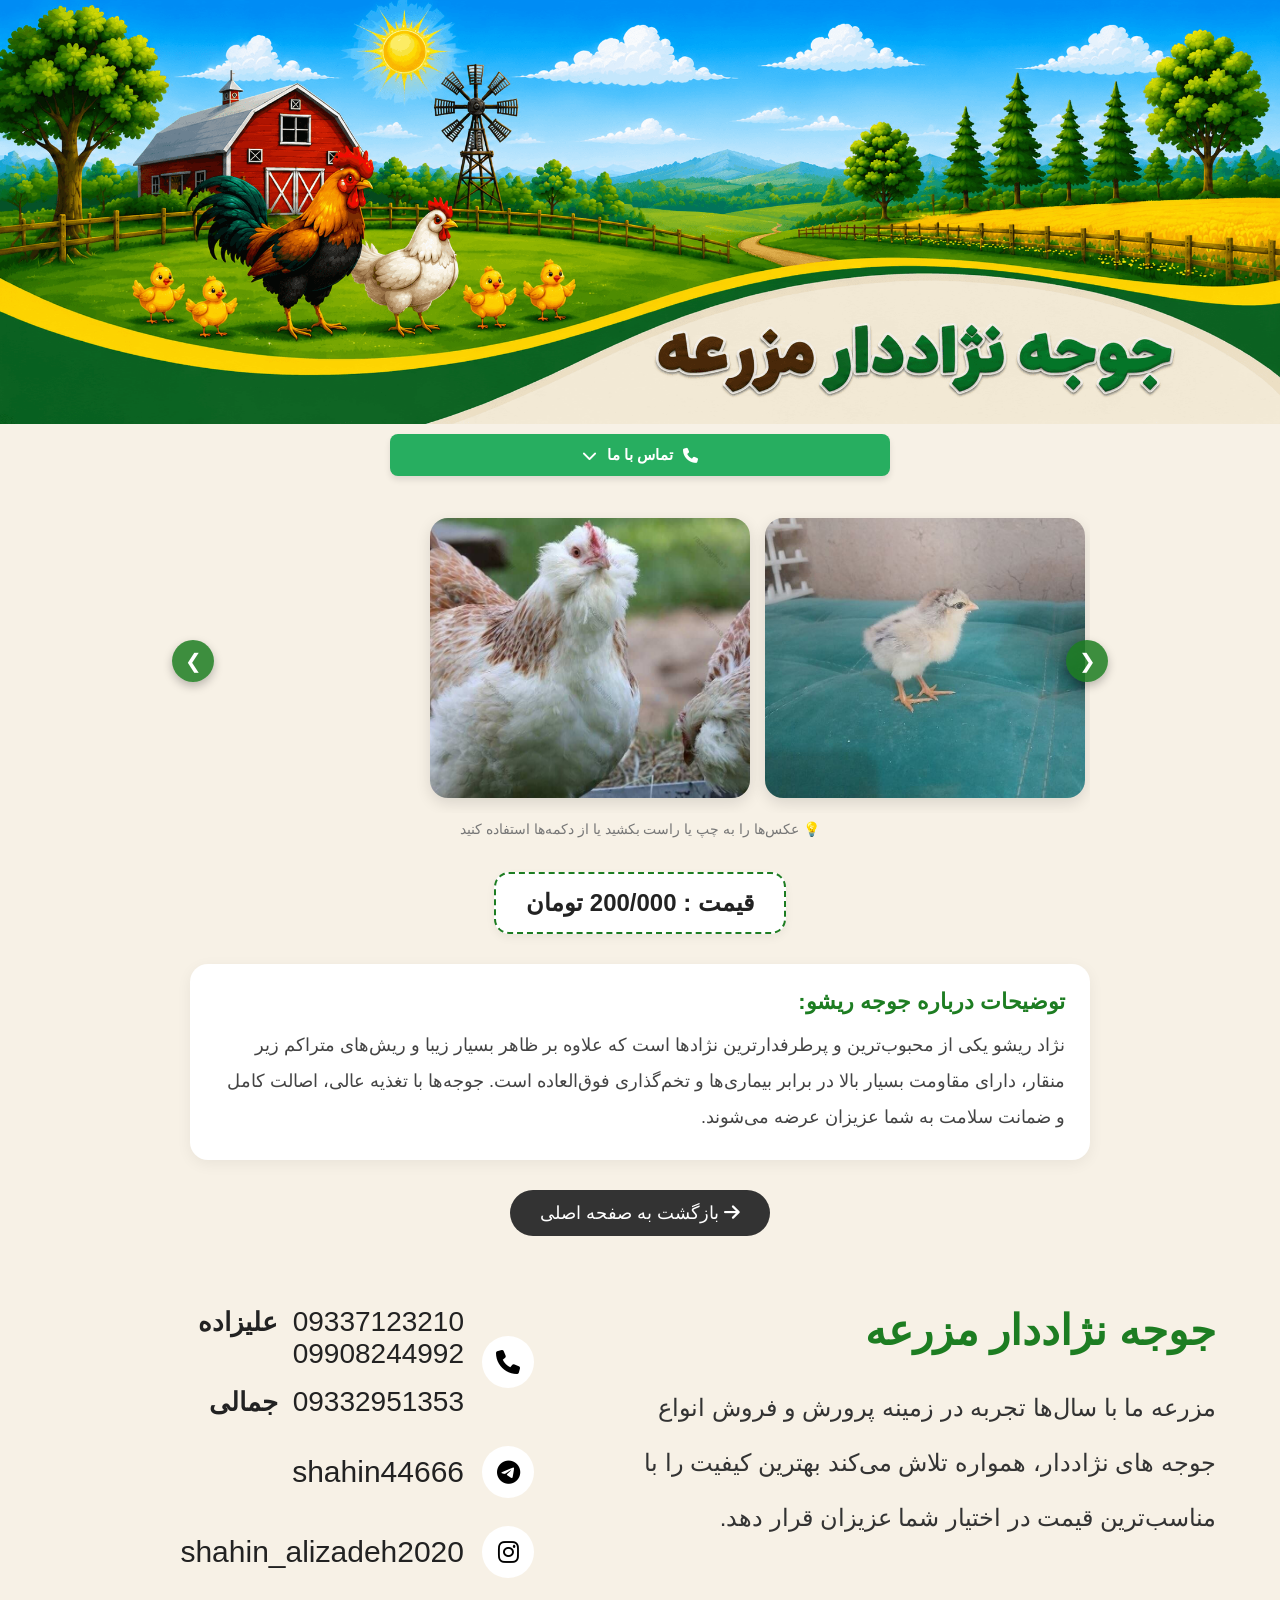
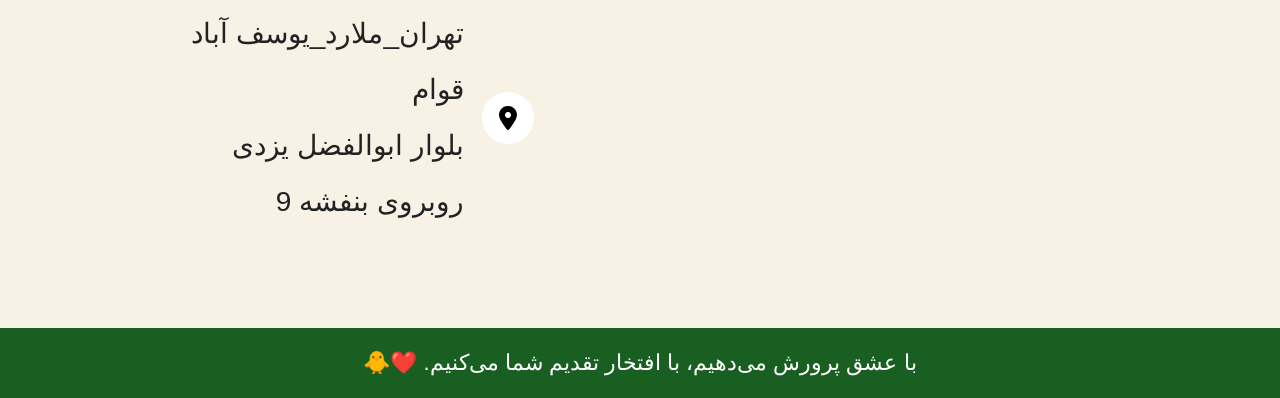
<file: rishoo.html>
<!DOCTYPE html>
<html lang="fa" dir="rtl">
<head>
<meta charset="UTF-8">
<meta name="viewport" content="width=device-width, initial-scale=1.0">
<title>جوجه ریشو - جوجه نژاددار مزرعه</title>
<link rel="icon" type="image/png" href="images/favicon.png">
<link rel="stylesheet" href="https://cdnjs.cloudflare.com/ajax/libs/font-awesome/6.7.2/css/all.min.css">
<link rel="stylesheet" href="css/style.css">
</head>
<body>

<!-- هدر ثابت -->
<header>
  <a href="index.html"><img src="images/header.png" alt="جوجه نژاددار مزرعه"></a>
</header>

<!-- دکمه کرکره‌ای تماس با ما -->
<div class="header-contact-container">
  <button class="contact-toggle-btn" onclick="toggleContactDropdown(this)">
    <i class="fa-solid fa-phone"></i>
    <span>تماس با ما</span>
    <i class="fa-solid fa-chevron-down arrow-icon"></i>
  </button>
  
  <div class="contact-dropdown-content" id="contactDropdown">
    <div class="dropdown-phone-box">
      <div class="dropdown-name">علیزاده:</div>
      <div class="dropdown-numbers">
        <a href="tel:09337123210">09337123210</a>
        <a href="tel:09908244992">09908244992</a>
      </div>
    </div>
  </div>
</div>

<main class="product-page">

  <!-- گالری عکس جوجه‌ها -->
  <section class="gallery-container">
    <div class="slider-wrapper">
      <button class="slider-btn prev-btn" onclick="scrollSlider(this, 300)">&#10094;</button>
      
      <div class="instagram-slider">
        <img src="images/rishoo-chick1.png" alt="جوجه ریشو 1">
        <img src="images/rishoo-chick2.png" alt="جوجه ریشو 2">
        <!-- <img src="images/rishoo-chick3.png" alt="جوجه ریشو 3"> -->
        <!-- <img src="images/rishoo-chick4.png" alt="جوجه ریشو 4">
        <img src="images/rishoo-chick5.png" alt="جوجه ریشو 5">
        <img src="images/rishoo-chick6.png" alt="جوجه ریشو 6">
        <img src="images/rishoo-chick7.png" alt="جوجه ریشو 7"> -->
      </div>

      <button class="slider-btn next-btn" onclick="scrollSlider(this, -300)">&#10095;</button>
    </div>
    <p class="slider-hint">💡 عکس‌ها را به چپ یا راست بکشید یا از دکمه‌ها استفاده کنید</p>
  </section>

  <!-- قیمت زیر عکس جوجه‌ها -->
  <div class="price-box">
    <span class="price-amount">قیمت : 200/000 تومان</span>
  </div>

  <!-- توضیحات کوتاه محصول -->
  <section class="product-description">
    <h3>توضیحات درباره جوجه ریشو:</h3>
    <p>
      نژاد ریشو یکی از محبوب‌ترین و پرطرفدارترین نژادها است که علاوه بر ظاهر بسیار زیبا و ریش‌های متراکم زیر منقار، دارای مقاومت بسیار بالا در برابر بیماری‌ها و تخم‌گذاری فوق‌العاده است. 
      جوجه‌ها با تغذیه عالی، اصالت کامل و ضمانت سلامت به شما عزیزان عرضه می‌شوند.
    </p>
  </section>

  <!-- دکمه بازگشت به صفحه اصلی -->
  <div class="back-btn-container">
    <a href="index.html" class="back-btn"><i class="fa-solid fa-arrow-right"></i> بازگشت به صفحه اصلی</a>
  </div>

</main>

<!-- بخش درباره ما و تماس -->
<section class="about-contact">

<div class="about">
<h2>جوجه نژاددار مزرعه</h2>
<p>
مزرعه ما با سال‌ها تجربه در زمینه پرورش و فروش انواع جوجه های نژاددار،
همواره تلاش می‌کند بهترین کیفیت را با مناسب‌ترین قیمت در اختیار شما عزیزان قرار دهد.
</p>
</div>

<div class="contact">

<div class="contact-item contact-item-phone">
    <div class="icon">
        <i class="fa-solid fa-phone"></i>
    </div>
    <div class="phone-box">
        <!-- بخش شماره‌های علیزاده -->
        <div class="phone-section">
            <div class="phone-row">
                <span class="phone-number ltr">09337123210</span>
                <span class="phone-name">علیزاده</span>
            </div>
            <div class="phone-row">
                <span class="phone-number ltr">09908244992</span>
            </div>
        </div>

        <!-- خط جداکننده مشکی -->
        <div class="phone-divider"></div>

        <!-- بخش شماره جمالی -->
        <div class="phone-section">
            <div class="phone-row">
                <span class="phone-number ltr">09332951353</span>
                <span class="phone-name">جمالی</span>
            </div>
        </div>
    </div>
</div>

<div class="contact-item">
<div class="icon"><i class="fa-brands fa-telegram"></i></div>
<span class="ltr">shahin44666</span>
</div>

<div class="contact-item">
<div class="icon"><i class="fa-brands fa-instagram"></i></div>
<span class="ltr">shahin_alizadeh2020</span>
</div>

<div class="contact-item">
<div class="icon"><i class="fa-solid fa-location-dot"></i></div>
<span class="address">
تهران_ملارد_یوسف آباد قوام<br>
بلوار ابوالفضل یزدی  روبروی بنفشه 9
</span>
</div>

</div>

</section>

<footer>
<p>با عشق پرورش می‌دهیم، با افتخار تقدیم شما می‌کنیم. ❤️🐥</p>
</footer>

<script>
function scrollSlider(btn, distance) {
  const wrapper = btn.parentElement;
  const slider = wrapper.querySelector('.instagram-slider');
  slider.scrollBy({
    left: distance,
    behavior: 'smooth'
  });
}

/* اسکریپت فعال‌سازی دکمه کرکره‌ای تماس با ما */
function toggleContactDropdown(btn) {
  btn.classList.toggle('active');
  const content = document.getElementById('contactDropdown');
  content.classList.toggle('open');
}
</script>

</body>
</html>
</file>
<file: css/style.css>
*{margin:0;padding:0;box-sizing:border-box}
body{background:#F7F1E6;font-family:Tahoma,sans-serif}
header{width:100%}
header img{width:100%;display:block}

/* استایل عناوین بالای کارت‌ها */
.titles-section{
  width:90%;
  margin:40px auto 10px;
}
.page-main-title{
  text-align:center;
  font-size:34px;
  color:#1d7d22;
  margin-bottom:30px;
  font-weight:bold;
}
.category-title{
  text-align:right;
  font-size:26px;
  color:#333;
  font-weight:bold;
}

.cards{width:90%;margin:20px auto 40px;display:flex;justify-content:center;align-items:flex-start;gap:35px;flex-wrap:wrap}
.card{width:350px;background:#fff;border-radius:20px;padding:25px;text-align:center;box-shadow:0 5px 20px rgba(0,0,0,.15);transition:.3s}
.card:hover{transform:translateY(-8px)}
.card img{width:180px;height:180px;object-fit:contain}
.card h2{font-size:32px;margin:20px 0 15px}
.card p{color:#555;font-size:20px;line-height:2;min-height:90px}
.card button{background:#228B22;color:#fff;border:none;padding:14px 35px;border-radius:40px;cursor:pointer;font-size:18px;transition:.3s}
.card button:hover{background:#196d19}

/* بخش درباره ما و تماس */
.about-contact{width:90%;margin:70px auto;display:flex;justify-content:center;align-items:flex-start;gap:70px}
.about{flex:1}.about h2{color:#1d7d22;font-size:42px;margin-bottom:25px}.about p{font-size:24px;line-height:2.3;color:#333}
.contact{width:430px;padding-left:35px;margin-left:40px}
.contact-item{display:flex;align-items:center;gap:18px;margin-bottom:28px}
.icon{width:52px;height:52px;background:#fff;border-radius:50%;display:flex;justify-content:center;align-items:center;font-size:24px;color:#000;flex-shrink:0}
.ltr{direction:ltr;unicode-bidi:bidi-override;font-size:30px;color:#222}
.address{direction:rtl;font-size:28px;line-height:2;color:#222}

.phone-box{display:flex;flex-direction:column;gap:8px}
.phone-row{display:flex;align-items:center;gap:15px}
.phone-name{font-size:26px;font-weight:bold;color:#222}
.phone-number{direction:ltr;unicode-bidi:bidi-override;font-size:28px}

footer{background:#195f22;color:#fff;text-align:center;padding:22px;margin-top:70px;font-size:22px}

/* ==========================================
   استایل‌های اختصاصی صفحه دوم (محصولات)
   ========================================== */
.product-page {
  width: 90%;
  max-width: 900px;
  margin: 30px auto;
}

.product-title {
  text-align: center;
  font-size: 32px;
  color: #1d7d22;
  margin-bottom: 25px;
}

.section-subtitle {
  text-align: center;
  font-size: 28px;
  color: #1d7d22;
  margin: 35px 0 15px;
}

.gallery-container {
  margin-bottom: 20px;
}

/* اسلایدر افقی اینستاگرامی */
.slider-wrapper {
  position: relative;
  display: flex;
  align-items: center;
}

.instagram-slider {
  display: flex;
  gap: 15px;
  overflow-x: auto;
  scroll-snap-type: x mandatory;
  padding: 10px 5px 15px;
  width: 100%;
  -webkit-overflow-scrolling: touch;
  scroll-behavior: smooth;
}

.instagram-slider::-webkit-scrollbar {
  height: 6px;
}
.instagram-slider::-webkit-scrollbar-thumb {
  background: #1d7d22;
  border-radius: 10px;
}

.instagram-slider img {
  flex: 0 0 80%;
  max-width: 320px;
  height: 280px;
  object-fit: cover;
  border-radius: 18px;
  scroll-snap-align: center;
  box-shadow: 0 5px 15px rgba(0,0,0,0.12);
  background: #fff;
}

/* دکمه‌های بعدی و قبلی چپ/راست */
.slider-btn {
  position: absolute;
  top: 50%;
  transform: translateY(-50%);
  background: rgba(29, 125, 34, 0.85);
  color: #fff;
  border: none;
  width: 42px;
  height: 42px;
  border-radius: 50%;
  font-size: 20px;
  cursor: pointer;
  z-index: 10;
  display: flex;
  justify-content: center;
  align-items: center;
  box-shadow: 0 4px 10px rgba(0,0,0,0.25);
  transition: background 0.3s, transform 0.2s;
}

.slider-btn:hover {
  background: #196d19;
  transform: translateY(-50%) scale(1.1);
}

.prev-btn {
  right: -18px;
}

.next-btn {
  left: -18px;
}

.slider-hint {
  text-align: center;
  font-size: 14px;
  color: #777;
  margin-top: 8px;
}

/* قیمت زیر عکس مولد */
.price-box {
  background: #fff;
  border: 2px dashed #1d7d22;
  border-radius: 15px;
  padding: 15px 30px;
  text-align: center;
  width: fit-content;
  margin: 35px auto 25px;
  box-shadow: 0 4px 10px rgba(0,0,0,0.05);
}

.price-amount {
  font-size: 24px;
  font-weight: bold;
  color: #222;
}

/* باکس توضیحات محصول */
.product-description {
  background: #fff;
  border-radius: 18px;
  padding: 25px;
  margin: 30px 0;
  box-shadow: 0 4px 15px rgba(0,0,0,0.06);
}

.product-description h3 {
  font-size: 22px;
  color: #1d7d22;
  margin-bottom: 12px;
}

.product-description p {
  font-size: 18px;
  line-height: 2;
  color: #444;
}

.back-btn-container {
  text-align: center;
  margin: 30px 0 20px;
}

.back-btn {
  display: inline-block;
  background: #333;
  color: #fff;
  text-decoration: none;
  padding: 12px 30px;
  border-radius: 25px;
  font-size: 18px;
  transition: 0.3s;
}

.back-btn:hover {
  background: #1d7d22;
}

/* ریسپانسو موبایل و تبلت */
@media(max-width:992px){
.cards{flex-direction:column;align-items:center}
.card{width:95%;max-width:420px}
.about-contact{flex-direction:column;gap:40px}
.about{text-align:center}
.about h2{font-size:34px}.about p{font-size:22px}
.contact{width:100%;max-width:500px;padding-left:0;margin:0 auto}
}

@media(max-width:768px){
.page-main-title{font-size:26px;margin-bottom:20px}
.category-title{font-size:22px;text-align:center}
.card{width:92%;padding:20px}
.card img{width:150px;height:150px}
.card h2{font-size:28px}
.card p{font-size:18px;min-height:auto}
.card button{width:100%}
.about-contact{width:92%;margin:50px auto}
.about h2{font-size:30px}.about p{font-size:19px}
.icon{width:46px;height:46px;font-size:20px}
.ltr,.address{font-size:20px}
footer{font-size:18px;padding:18px}
.prev-btn { right: 2px; }
.next-btn { left: 2px; }
}
/* حذف رنگ آبی هنگام کلیک/لمس روی لینک‌ها و دکمه‌ها */
a, button {
  -webkit-tap-highlight-color: transparent;
  outline: none;
}
/* حذف رنگ آبی هنگام کلیک/لمس روی لینک‌ها و دکمه‌ها */
a, button {
  -webkit-tap-highlight-color: transparent;
  outline: none;
}

/* دکمه و بخش کرکره‌ای تماس با ما زیر هدر */
.header-contact-container {
  width: 90%;
  max-width: 500px;
  margin: 10px auto 15px auto;
  text-align: center;
}

.contact-toggle-btn {
  width: 100%;
  background-color: #27ae60; /* رنگ سبز جذاب */
  color: #ffffff;
  border: none;
  padding: 12px 18px;
  font-size: 15px;
  font-weight: bold;
  border-radius: 8px;
  cursor: pointer;
  display: flex;
  justify-content: center;
  align-items: center;
  gap: 10px;
  box-shadow: 0 4px 6px rgba(0,0,0,0.1);
  transition: background-color 0.3s ease, transform 0.2s ease;
  -webkit-tap-highlight-color: transparent;
  outline: none;
}

.contact-toggle-btn:active {
  transform: scale(0.98);
}

.contact-toggle-btn i.arrow-icon {
  transition: transform 0.3s ease;
}

/* حالت چرخش فلش هنگام باز شدن */
.contact-toggle-btn.active i.arrow-icon {
  transform: rotate(180deg);
}

/* باکس محتوای کرکره‌ای */
.contact-dropdown-content {
  max-height: 0;
  overflow: hidden;
  transition: max-height 0.4s ease-out, padding 0.3s ease;
  background-color: #ffffff;
  border-radius: 0 0 8px 8px;
  box-shadow: 0 4px 10px rgba(0,0,0,0.08);
  margin-top: 2px;
}

.contact-dropdown-content.open {
  max-height: 150px; /* ارتفاع کافی برای نمایش شماره‌ها */
  padding: 12px 15px;
  border: 1px solid #e0e0e0;
  border-top: none;
}

.dropdown-phone-row {
  display: flex;
  justify-content: space-between;
  align-items: center;
  padding: 8px 10px;
  border-bottom: 1px dashed #eee;
}

.dropdown-phone-row:last-child {
  border-bottom: none;
}

.dropdown-phone-row a {
  color: #2c3e50;
  text-decoration: none;
  font-weight: bold;
  font-size: 15px;
  direction: ltr;
}

.dropdown-phone-row .name {
  color: #7f8c8d;
  font-size: 14px;
}
/* استایل جدید کرکره‌ای تماس با ما */
.dropdown-phone-box {
  display: flex;
  justify-content: space-between;
  align-items: center;
  padding: 8px 10px;
}

.dropdown-name {
  color: #2c3e50;
  font-size: 16px;
  font-weight: bold; /* درشت‌تر شدن نام علیزاده */
}

.dropdown-numbers {
  display: flex;
  flex-direction: column;
  gap: 8px;
  align-items: flex-start;
}

.dropdown-numbers a {
  color: #2c3e50;
  text-decoration: none;
  font-weight: bold;
  font-size: 16px;
  direction: ltr;
}
</file>
